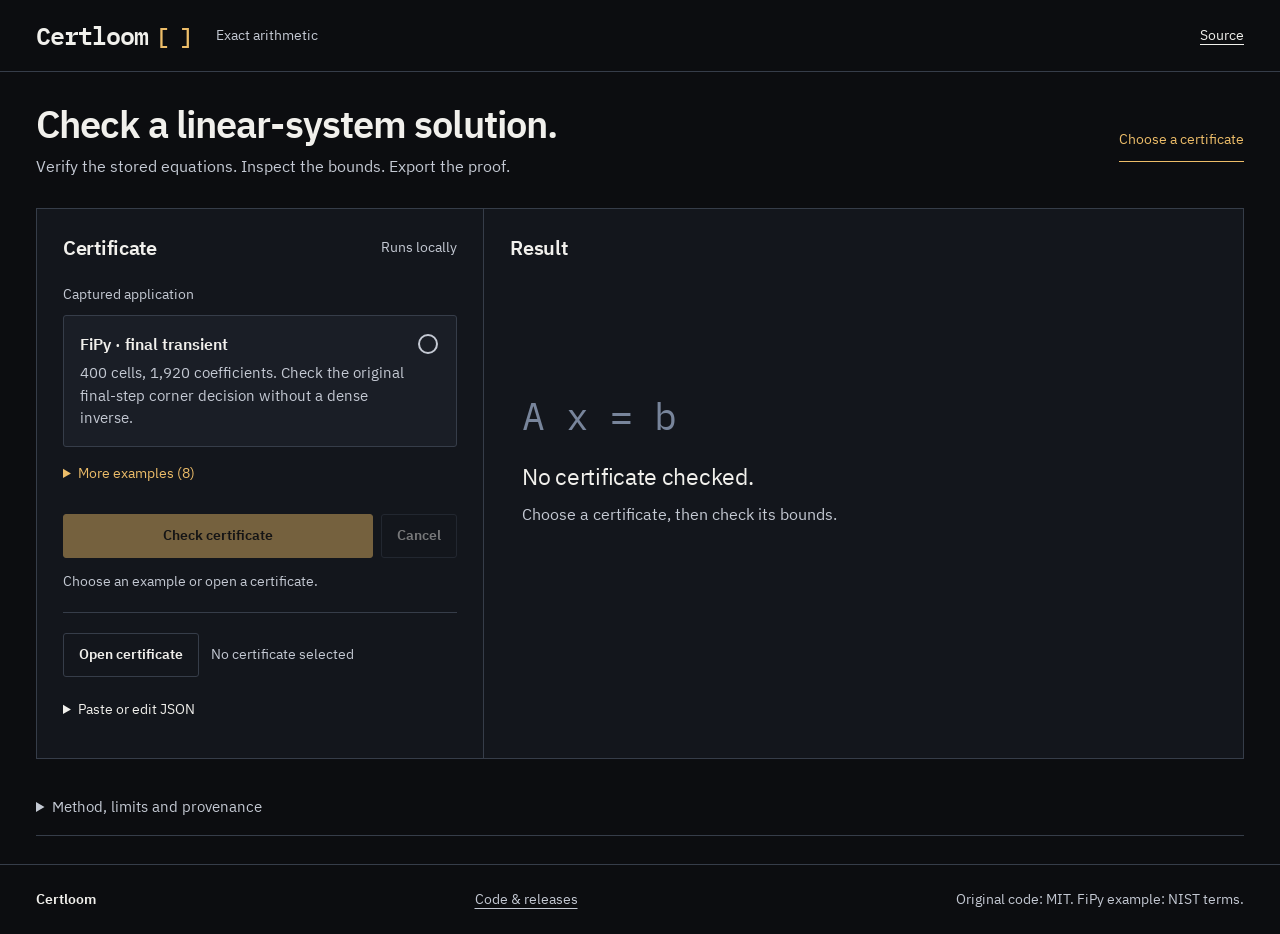
<file: index.html>
<!doctype html>
<html lang="en">
  <head>
    <meta charset="utf-8" />
    <meta name="viewport" content="width=device-width, initial-scale=1" />
    <meta
      http-equiv="Content-Security-Policy"
      content="default-src 'self'; script-src 'self'; style-src 'self'; worker-src 'self'; connect-src 'self'; img-src 'self' data:; object-src 'none'; base-uri 'self'; form-action 'none'"
    />
    <meta
      name="description"
      content="Check a numerical answer with exact arithmetic. Inspect rigorous solution bounds and export a portable, independently runnable certificate."
    />
    <title>Certloom · Check the answer</title>
    <link rel="stylesheet" href="./style.css" />
    <script type="module" src="./app.mjs"></script>
  </head>
  <body>
    <a class="skip" href="#workbench">Skip to workbench</a>
    <header class="masthead">
      <a class="wordmark" href="./"
        >Certloom<span class="mark" aria-hidden="true">[ ]</span></a
      ><span class="edition">Exact arithmetic</span
      ><a href="https://github.com/nazeeh111/Certloom">Source</a>
    </header>
    <main>
      <section class="intro" aria-labelledby="title">
        <div>
          <h1 id="title">Check a linear-system solution.</h1>
          <p class="lede">
            Verify the stored equations. Inspect the bounds. Export the proof.
          </p>
          <a class="start-link" href="#workbench">Choose a certificate</a>
        </div>

      </section>
      <section
        id="workbench"
        tabindex="-1"
        class="workbench"
        aria-label="Certificate workbench"
      >
        <div class="input-panel">
          <div class="section-head">
            <h2>Certificate</h2>
            <span class="local-tag">Runs locally</span>
          </div>
          <div id="examples" class="example-picker" role="group" aria-label="Prepared examples">
            <p class="muted">Loading examples…</p>
          </div>
          <div class="run-actions">
            <button id="verify" class="button primary" type="button" disabled>
              Check certificate</button
            ><button
              id="cancel"
              class="button secondary"
              type="button"
              disabled
            >
              Cancel
            </button>
          </div>
          <p id="activity" role="status" aria-live="polite" class="activity">
            Choose an example or open a certificate.
          </p>
          <a id="inspect-result" class="result-jump" href="#result-title" hidden>Inspect the result</a>
          <p id="error" role="alert" class="error" hidden></p>
          <div class="input-actions">
            <label class="button secondary upload" for="certificate-file"
              >Open certificate<input
                id="certificate-file"
                type="file"
                accept=".json,application/json" /></label
            ><span id="file-name" class="filename"
              >No certificate selected</span
            >
          </div>
          <details class="source-input">
            <summary>Paste or edit JSON</summary>
            <label for="certificate-text" class="sr-only"
              >Certificate JSON, maximum 2 MiB</label
            ><textarea
              id="certificate-text"
              spellcheck="false"
              placeholder='{"format":"certloom-linear-v1", …}'
            ></textarea>
            <p class="micro">
              Finite binary64 coefficients are canonical hexadecimal strings.
              Duplicate keys, extra fields and arbitrary expressions are
              refused. <a href="./docs/method.html">Format and limits</a>
            </p>
          </details>
        </div>
        <section class="result-panel" aria-labelledby="result-title">
          <div class="section-head">
            <h2 id="result-title" tabindex="-1">Result</h2>
          </div>
          <div id="empty" class="empty">
            <div class="empty-equation" aria-hidden="true">A x = b</div>
            <h3>No certificate checked.</h3>
            <p>Choose a certificate, then check its bounds.</p>
          </div>
          <div id="result" hidden>
            <div id="verdict" class="verdict">
              <p id="status-kicker" class="eyebrow"></p>
              <h3 id="status-title"></h3>
              <p id="status-copy"></p>
            </div>
            <section
              id="decision"
              class="decision"
              hidden
              aria-labelledby="decision-title"
            >
              <p class="eyebrow">Threshold decision</p>
              <h4 id="decision-title"></h4>
              <p id="decision-copy"></p>
              <dl class="threshold-details">
                <div>
                  <dt>Required threshold</dt>
                  <dd id="threshold"></dd>
                </div>
                <div>
                  <dt>Guaranteed lower bound</dt>
                  <dd id="decision-lower"></dd>
                </div>
                <div>
                  <dt>Guaranteed upper bound</dt>
                  <dd id="decision-upper"></dd>
                </div>
              </dl>
            </section>
            <div class="metrics">
              <div>
                <span id="metric-one-label">Contraction bound · q</span><strong id="q"></strong
                ><progress
                  id="q-meter"
                  max="1"
                  value="0"
                  aria-label="Contraction bound relative to one"
                ></progress
                ><small id="metric-one-note">Exact value must be strictly below 1</small>
              </div>
              <div>
                <span id="metric-two-label">Transformed residual · η</span><strong id="eta"></strong
                ><small>Recomputed, not trusted</small>
              </div>
              <div>
                <span id="metric-three-label">Uniform error radius · r</span
                ><strong id="radius"></strong
                ><small id="metric-three-note">Applies to every component</small>
              </div>
            </div>
            <p class="micro" id="metric-rounding">
              These decimal quantities are rounded upward. A displayed q of 1
              may conceal a smaller exact value; the exact fraction and exact
              test determine the verdict.
            </p>
            <div id="vectors" hidden>
              <div class="vector-head">
                <h4>Component bounds</h4>
                <span id="dimension" class="mono"></span>
              </div>
              <p class="micro">
                Decimal bounds are rounded outward at 18 places. Expand a row
                for its authoritative exact fractions. Candidate decimals are
                for orientation.
              </p>
              <div class="component-navigation" role="group" aria-label="Component pages">
                <span id="component-page" class="mono" role="status"></span>
                <button type="button" id="previous-components" class="button secondary">Previous 50</button>
                <button type="button" id="next-components" class="button secondary">Next 50</button>
                <label for="component-index">Index</label>
                <input id="component-index" type="number" min="0" step="1" required aria-label="Component index" />
                <button type="button" id="show-component" class="button secondary">Show</button>
              </div>
              <section class="component-inspector" aria-labelledby="selected-component-title">
                <p class="eyebrow">Selected component</p>
                <h5 id="selected-component-title"></h5>
                <dl class="component-values">
                  <div><dt>Candidate x · orientation only</dt><dd id="selected-candidate"></dd></div>
                  <div><dt>Guaranteed lower bound</dt><dd id="selected-lower"></dd></div>
                  <div><dt>Guaranteed upper bound</dt><dd id="selected-upper"></dd></div>
                </dl>
                <details class="selected-exact">
                  <summary>Exact fractions for this component</summary>
                  <pre id="selected-exact"></pre>
                </details>
                <p id="component-selection-status" class="sr-only" role="status" aria-live="polite" aria-atomic="true"></p>
              </section>
              <p id="bounds-scroll-hint" class="scroll-hint">Scroll sideways to see all bounds.</p>
              <div
                class="table-scroll"
                tabindex="0"
                role="region"
                aria-label="Solution component bounds"
                aria-describedby="bounds-scroll-hint"
              >
                <table>
                  <thead>
                    <tr>
                      <th scope="col">Index</th>
                      <th scope="col">Candidate x</th>
                      <th scope="col">Lower bound</th>
                      <th scope="col">Upper bound</th>
                    </tr>
                  </thead>
                  <tbody id="vector-body"></tbody>
                </table>
              </div>
            </div>
            <details class="exact-evidence">
              <summary>Inspect exact proof quantities</summary>
              <pre id="exact"></pre>
            </details>
            <div class="export-area">
              <div>
                <h4>Portable proof</h4>
                <p class="micro">
                  Input, receipt, checksums and a standalone Python checker. For an untrusted ZIP, verify with a separately installed Certloom.
                </p>
                <code class="checker-command">certloom verify-bundle certloom-proof.zip</code>
                <p class="micro">Checksums check consistency, not authorship. The check covers stored equations, not physical-model accuracy.</p>
              </div>
              <div class="export-buttons">
                <button
                  id="download-bundle"
                  type="button"
                  class="button primary"
                  disabled
                >
                  Download proof .zip</button
                ><button
                  id="download-receipt"
                  type="button"
                  class="button secondary"
                  disabled
                >
                  Verification .json
                </button>
              </div>
            </div>
            <details class="source-identity">
              <summary>Input identity and verification scope</summary>
              <dl>
                <dt>Certificate SHA-256</dt>
                <dd id="certificate-hash" class="mono"></dd>
                <dt>Meaning</dt>
                <dd>A byte identity, not proof of origin or authenticity.</dd>
                <dt>Checked claim</dt>
                <dd>
                  The exact stored binary64 linear equations, interpreted as
                  rational numbers. This does not certify measurement quality,
                  physical assumptions, an external solver or hardware.
                </dd>
              </dl>
            </details>
          </div>
        </section>
      </section>
      <section class="scope" aria-label="Method and limits">
        <details class="scope-disclosure">
          <summary>Method, limits and provenance</summary>
          <div class="scope-content">
        <aside class="principle" aria-label="Verification principle">
          <p class="reference-label">Reference case: 400 cells</p>
          <div class="equation">A x<span class="star">*</span> = b</div>
          <div class="equation small">
            |xᵢ − xᵢ<span class="star">*</span>| ≤ wᵢ τ
          </div>
          <p>
            The captured NIST FiPy system has 1,920 stored coefficients. Positive weighted gaps and exact residuals establish its enclosure without a dense inverse.
          </p>
          <a href="./docs/method.html">Read the mathematical scope</a>
        </aside>

        <div>
          <h2>Method &amp; limits</h2>
          <p>
            Sparse certificates use positive weights and strict weighted diagonal dominance. Dense certificates use an approximate inverse and a contraction bound. Both recompute their premises and residuals with exact integers and fractions. A failed premise refuses the enclosure; an inconclusive interval leaves the threshold undecidable.
          </p>
          <p>
            Sparse: up to 4,096 unknowns and 32,768 nonzeros. Dense: up to 128 unknowns. Certificates up to 2 MiB. No
            uploaded code is executed. A 20-second deadline and Cancel stop only
            this computation. Serve the source bundle over HTTP; module workers
            do not run from a file:// page.
          </p>
          <a href="./docs/method.html"
            >Mathematical foundations</a
          >
        </div>
          </div>
        </details>
      </section>
    </main>
    <footer>
      <span>Certloom</span
      ><a href="https://github.com/nazeeh111/Certloom">Code &amp; releases</a
      ><span>Original code: MIT. FiPy example: NIST terms.</span>
    </footer>
  </body>
</html>
</file>
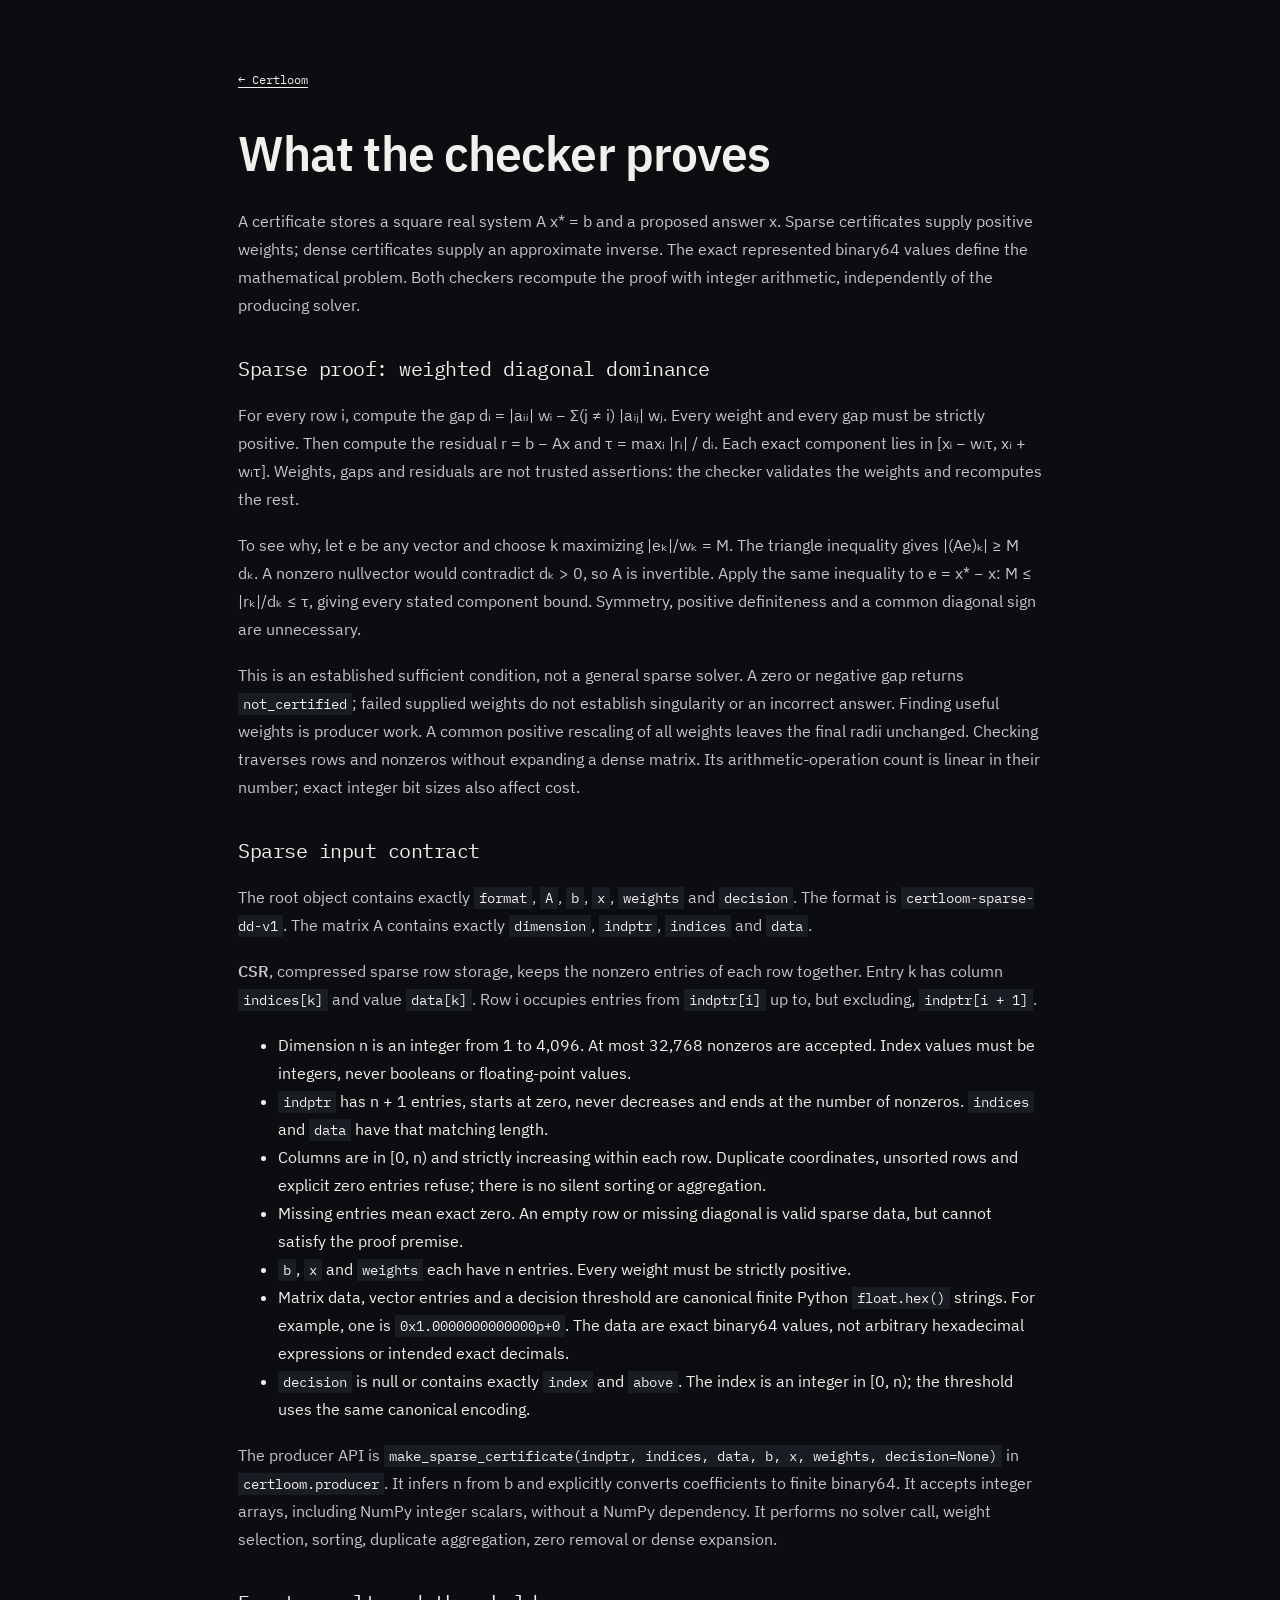
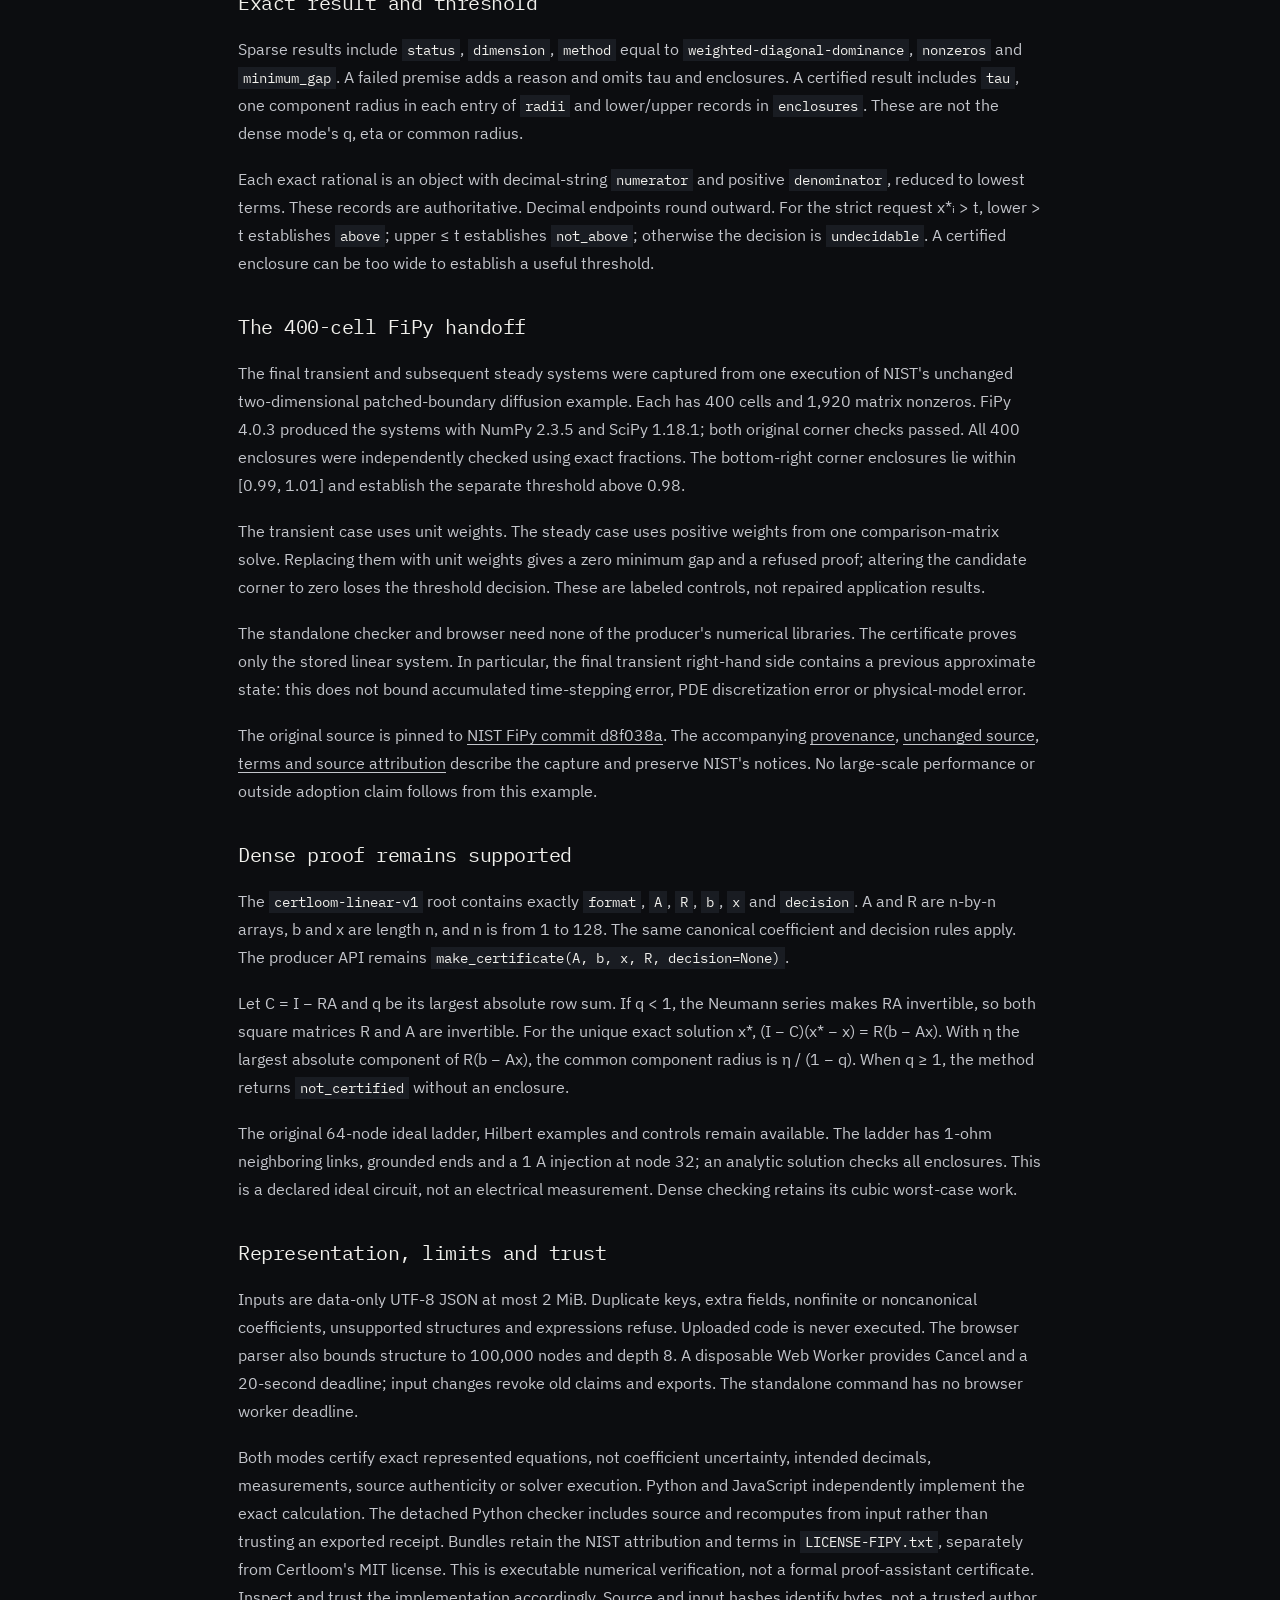
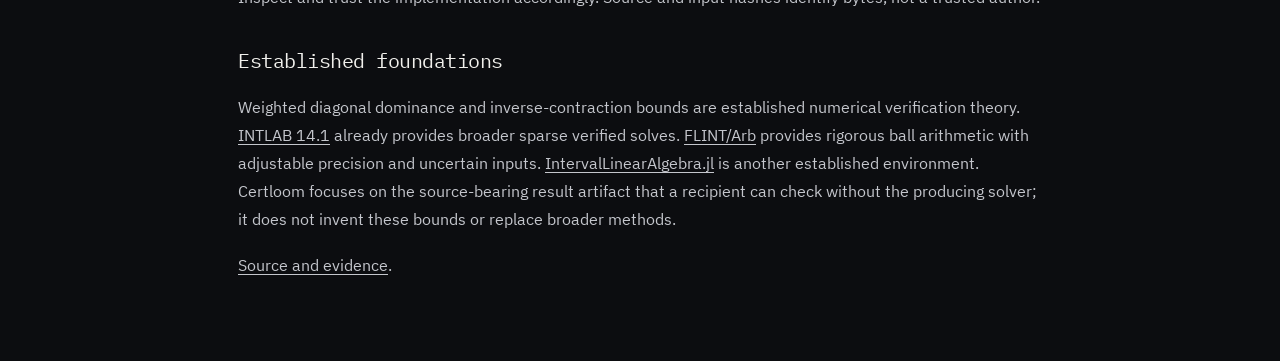
<file: docs/method.html>
<!doctype html>
<html lang="en">
<head>
  <meta charset="utf-8">
  <meta name="viewport" content="width=device-width,initial-scale=1">
  <meta http-equiv="Content-Security-Policy" content="default-src 'self'; object-src 'none'; base-uri 'self'">
  <title>Certloom · What the checker proves</title>
  <link rel="stylesheet" href="../style.css">
  <link rel="stylesheet" href="./method.css">
</head>
<body>
<main class="method-page">
  <a href="../index.html">← Certloom</a>
  <h1>What the checker proves</h1>
  <p>A certificate stores a square real system A x* = b and a proposed answer x. Sparse certificates supply positive weights; dense certificates supply an approximate inverse. The exact represented binary64 values define the mathematical problem. Both checkers recompute the proof with integer arithmetic, independently of the producing solver.</p>

  <h2>Sparse proof: weighted diagonal dominance</h2>
  <p>For every row i, compute the gap dᵢ = |aᵢᵢ| wᵢ − Σ(j ≠ i) |aᵢⱼ| wⱼ. Every weight and every gap must be strictly positive. Then compute the residual r = b − Ax and τ = maxᵢ |rᵢ| / dᵢ. Each exact component lies in [xᵢ − wᵢτ, xᵢ + wᵢτ]. Weights, gaps and residuals are not trusted assertions: the checker validates the weights and recomputes the rest.</p>
  <p>To see why, let e be any vector and choose k maximizing |eₖ|/wₖ = M. The triangle inequality gives |(Ae)ₖ| ≥ M dₖ. A nonzero nullvector would contradict dₖ &gt; 0, so A is invertible. Apply the same inequality to e = x* − x: M ≤ |rₖ|/dₖ ≤ τ, giving every stated component bound. Symmetry, positive definiteness and a common diagonal sign are unnecessary.</p>
  <p>This is an established sufficient condition, not a general sparse solver. A zero or negative gap returns <code>not_certified</code>; failed supplied weights do not establish singularity or an incorrect answer. Finding useful weights is producer work. A common positive rescaling of all weights leaves the final radii unchanged. Checking traverses rows and nonzeros without expanding a dense matrix. Its arithmetic-operation count is linear in their number; exact integer bit sizes also affect cost.</p>

  <h2>Sparse input contract</h2>
  <p>The root object contains exactly <code>format</code>, <code>A</code>, <code>b</code>, <code>x</code>, <code>weights</code> and <code>decision</code>. The format is <code>certloom-sparse-dd-v1</code>. The matrix A contains exactly <code>dimension</code>, <code>indptr</code>, <code>indices</code> and <code>data</code>.</p>
  <p><strong>CSR</strong>, compressed sparse row storage, keeps the nonzero entries of each row together. Entry k has column <code>indices[k]</code> and value <code>data[k]</code>. Row i occupies entries from <code>indptr[i]</code> up to, but excluding, <code>indptr[i + 1]</code>.</p>
  <ul>
    <li>Dimension n is an integer from 1 to 4,096. At most 32,768 nonzeros are accepted. Index values must be integers, never booleans or floating-point values.</li>
    <li><code>indptr</code> has n + 1 entries, starts at zero, never decreases and ends at the number of nonzeros. <code>indices</code> and <code>data</code> have that matching length.</li>
    <li>Columns are in [0, n) and strictly increasing within each row. Duplicate coordinates, unsorted rows and explicit zero entries refuse; there is no silent sorting or aggregation.</li>
    <li>Missing entries mean exact zero. An empty row or missing diagonal is valid sparse data, but cannot satisfy the proof premise.</li>
    <li><code>b</code>, <code>x</code> and <code>weights</code> each have n entries. Every weight must be strictly positive.</li>
    <li>Matrix data, vector entries and a decision threshold are canonical finite Python <code>float.hex()</code> strings. For example, one is <code>0x1.0000000000000p+0</code>. The data are exact binary64 values, not arbitrary hexadecimal expressions or intended exact decimals.</li>
    <li><code>decision</code> is null or contains exactly <code>index</code> and <code>above</code>. The index is an integer in [0, n); the threshold uses the same canonical encoding.</li>
  </ul>
  <p>The producer API is <code>make_sparse_certificate(indptr, indices, data, b, x, weights, decision=None)</code> in <code>certloom.producer</code>. It infers n from b and explicitly converts coefficients to finite binary64. It accepts integer arrays, including NumPy integer scalars, without a NumPy dependency. It performs no solver call, weight selection, sorting, duplicate aggregation, zero removal or dense expansion.</p>

  <h2>Exact result and threshold</h2>
  <p>Sparse results include <code>status</code>, <code>dimension</code>, <code>method</code> equal to <code>weighted-diagonal-dominance</code>, <code>nonzeros</code> and <code>minimum_gap</code>. A failed premise adds a reason and omits tau and enclosures. A certified result includes <code>tau</code>, one component radius in each entry of <code>radii</code> and lower/upper records in <code>enclosures</code>. These are not the dense mode's q, eta or common radius.</p>
  <p>Each exact rational is an object with decimal-string <code>numerator</code> and positive <code>denominator</code>, reduced to lowest terms. These records are authoritative. Decimal endpoints round outward. For the strict request x*ᵢ &gt; t, lower &gt; t establishes <code>above</code>; upper ≤ t establishes <code>not_above</code>; otherwise the decision is <code>undecidable</code>. A certified enclosure can be too wide to establish a useful threshold.</p>

  <h2>The 400-cell FiPy handoff</h2>
  <p>The final transient and subsequent steady systems were captured from one execution of NIST's unchanged two-dimensional patched-boundary diffusion example. Each has 400 cells and 1,920 matrix nonzeros. FiPy 4.0.3 produced the systems with NumPy 2.3.5 and SciPy 1.18.1; both original corner checks passed. All 400 enclosures were independently checked using exact fractions. The bottom-right corner enclosures lie within [0.99, 1.01] and establish the separate threshold above 0.98.</p>
  <p>The transient case uses unit weights. The steady case uses positive weights from one comparison-matrix solve. Replacing them with unit weights gives a zero minimum gap and a refused proof; altering the candidate corner to zero loses the threshold decision. These are labeled controls, not repaired application results.</p>
  <p>The standalone checker and browser need none of the producer's numerical libraries. The certificate proves only the stored linear system. In particular, the final transient right-hand side contains a previous approximate state: this does not bound accumulated time-stepping error, PDE discretization error or physical-model error.</p>
  <p>The original source is pinned to <a href="https://github.com/usnistgov/fipy/blob/d8f038a0663d7b2b1c716761ae2eed0e57e1c7c2/examples/diffusion/mesh20x20.py">NIST FiPy commit d8f038a</a>. The accompanying <a href="../examples/fipy-provenance.json">provenance</a>, <a href="../examples/fipy-mesh20x20.py">unchanged source</a>, <a href="../examples/FIPY-TERMS.txt">terms and source attribution</a> describe the capture and preserve NIST's notices. No large-scale performance or outside adoption claim follows from this example.</p>

  <h2>Dense proof remains supported</h2>
  <p>The <code>certloom-linear-v1</code> root contains exactly <code>format</code>, <code>A</code>, <code>R</code>, <code>b</code>, <code>x</code> and <code>decision</code>. A and R are n-by-n arrays, b and x are length n, and n is from 1 to 128. The same canonical coefficient and decision rules apply. The producer API remains <code>make_certificate(A, b, x, R, decision=None)</code>.</p>
  <p>Let C = I − RA and q be its largest absolute row sum. If q &lt; 1, the Neumann series makes RA invertible, so both square matrices R and A are invertible. For the unique exact solution x*, (I − C)(x* − x) = R(b − Ax). With η the largest absolute component of R(b − Ax), the common component radius is η / (1 − q). When q ≥ 1, the method returns <code>not_certified</code> without an enclosure.</p>
  <p>The original 64-node ideal ladder, Hilbert examples and controls remain available. The ladder has 1-ohm neighboring links, grounded ends and a 1 A injection at node 32; an analytic solution checks all enclosures. This is a declared ideal circuit, not an electrical measurement. Dense checking retains its cubic worst-case work.</p>

  <h2>Representation, limits and trust</h2>
  <p>Inputs are data-only UTF-8 JSON at most 2 MiB. Duplicate keys, extra fields, nonfinite or noncanonical coefficients, unsupported structures and expressions refuse. Uploaded code is never executed. The browser parser also bounds structure to 100,000 nodes and depth 8. A disposable Web Worker provides Cancel and a 20-second deadline; input changes revoke old claims and exports. The standalone command has no browser worker deadline.</p>
  <p>Both modes certify exact represented equations, not coefficient uncertainty, intended decimals, measurements, source authenticity or solver execution. Python and JavaScript independently implement the exact calculation. The detached Python checker includes source and recomputes from input rather than trusting an exported receipt. Bundles retain the NIST attribution and terms in <code>LICENSE-FIPY.txt</code>, separately from Certloom's MIT license. This is executable numerical verification, not a formal proof-assistant certificate. Inspect and trust the implementation accordingly. Source and input hashes identify bytes, not a trusted author.</p>

  <h2>Established foundations</h2>
  <p>Weighted diagonal dominance and inverse-contraction bounds are established numerical verification theory. <a href="https://www.tuhh.de/ti3/rump/intlab/">INTLAB 14.1</a> already provides broader sparse verified solves. <a href="https://flintlib.org/doc/index_arb.html">FLINT/Arb</a> provides rigorous ball arithmetic with adjustable precision and uncertain inputs. <a href="https://juliaintervals.github.io/IntervalLinearAlgebra.jl/stable/tutorials/linear_systems/">IntervalLinearAlgebra.jl</a> is another established environment. Certloom focuses on the source-bearing result artifact that a recipient can check without the producing solver; it does not invent these bounds or replace broader methods.</p>
  <p><a href="https://github.com/nazeeh111/Certloom">Source and evidence</a>.</p>
</main>
</body>
</html>
</file>
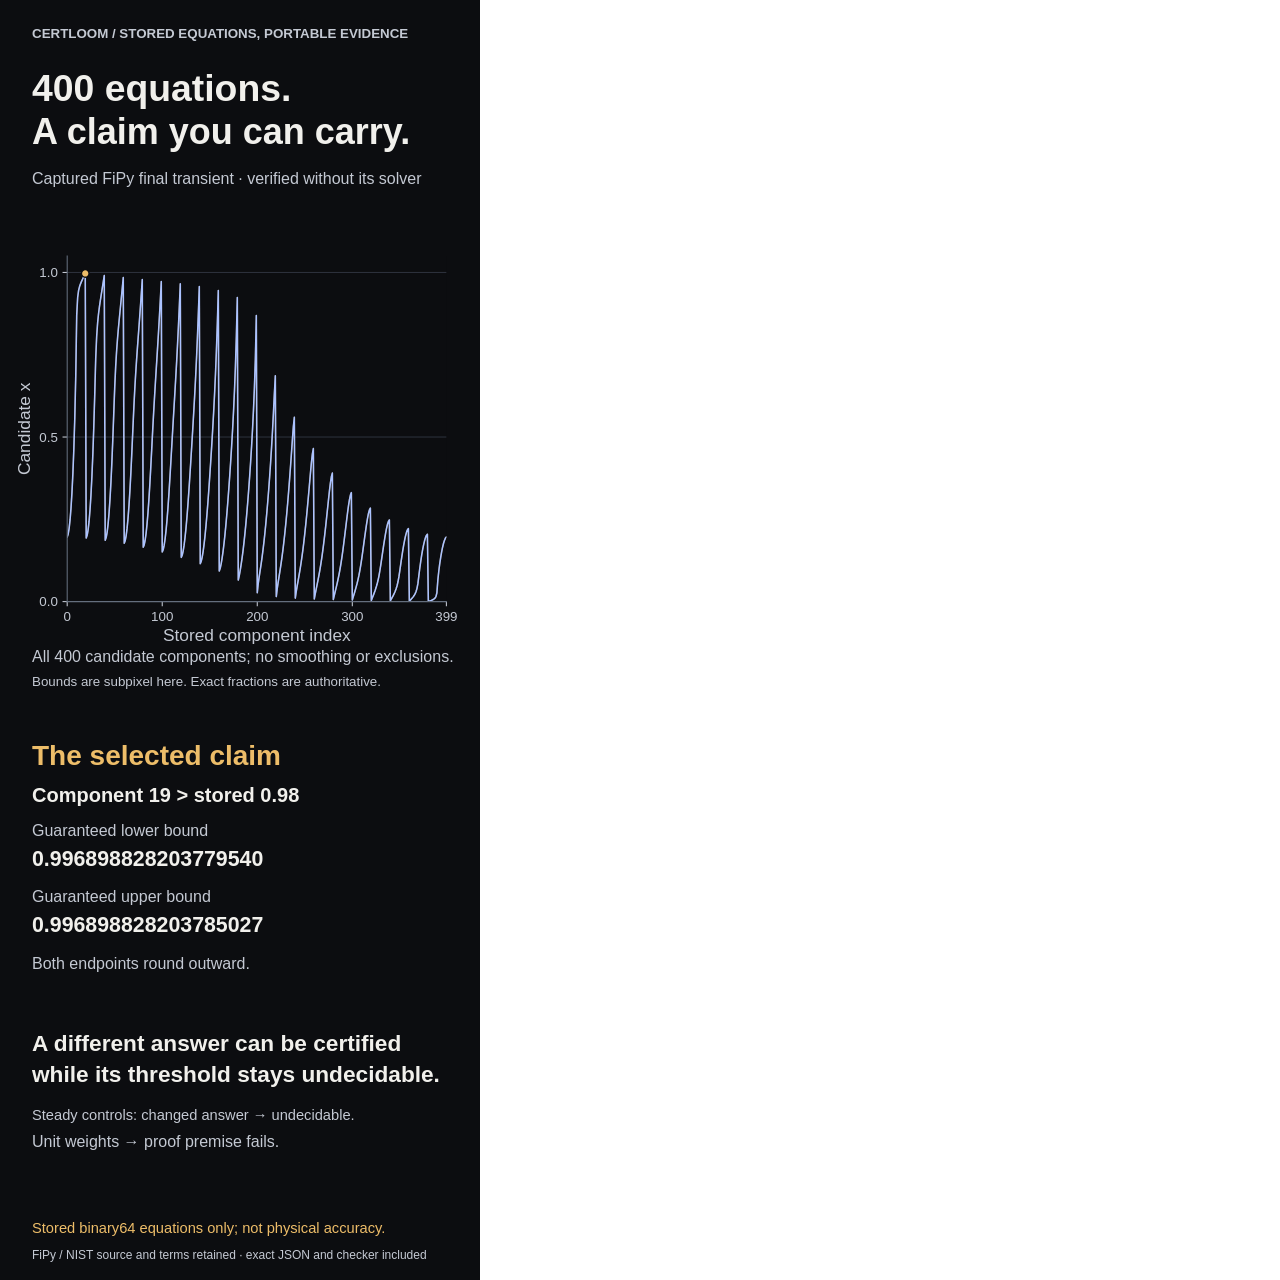
<file: docs/presentation/proof-mobile.html>
<!doctype html><html lang="en"><meta charset="utf-8"><meta name="viewport" content="width=device-width,initial-scale=1"><title>Certloom proof handoff</title><style>body{margin:0}.diagram-container{overflow-x:auto}svg{display:block;min-width:480px}</style><div class="diagram-container"><svg xmlns="http://www.w3.org/2000/svg" xmlns:dc="http://purl.org/dc/elements/1.1/" xmlns:ns2="http://creativecommons.org/ns#" xmlns:rdf="http://www.w3.org/1999/02/22-rdf-syntax-ns#" xmlns:xlink="http://www.w3.org/1999/xlink" width="480" height="1280" viewBox="0 0 360 960" version="1.1" role="img" aria-labelledby="proof-mobile-title proof-mobile-desc">
 <title id="proof-mobile-title">Certloom: stored equations and a portable claim</title><desc id="proof-mobile-desc">All400 candidate components of a captured FiPy result with subpixel certified bounds and a separate strict threshold decision for component19.</desc><metadata>
  <rdf:RDF>
   <ns2:Work>
    <dc:type rdf:resource="http://purl.org/dc/dcmitype/StillImage" />
    <dc:format>image/svg+xml</dc:format>
    <dc:creator>
     <ns2:Agent>
      <dc:title>Matplotlib v3.11.2, https://matplotlib.org/</dc:title>
     </ns2:Agent>
    </dc:creator>
   </ns2:Work>
  </rdf:RDF>
 </metadata>
 <defs>
  <style type="text/css">*{stroke-linejoin: round; stroke-linecap: butt}</style>
 </defs>
 <g id="figure_1">
  <g id="patch_1">
   <path d="M 0 960  L 360 960  L 360 0  L 0 0  z " style="fill: #0c0d10" />
  </g>
  <g id="axes_1">
   <g id="patch_2">
    <path d="M 50.4 451.2  L 334.8 451.2  L 334.8 192  L 50.4 192  z " style="fill: #0c0d10" />
   </g>
   <g id="matplotlib.axis_1">
    <g id="xtick_1">
     <g id="line2d_1">
      <defs>
       <path id="m1fbe4233db" d="M 0 0  L 0 3.5  " style="stroke: #c4c9d3; stroke-width: 0.8" />
      </defs>
      <g>
       <use xlink:href="#m1fbe4233db" x="50.4" y="451.2" style="fill: #c4c9d3; stroke: #c4c9d3; stroke-width: 0.8" />
      </g>
     </g>
     <g id="text_1">
      <text style="font-size: 10px; font-family: 'Arial'; text-anchor: middle; fill: #c4c9d3" x="50.4" y="465.480273" transform="rotate(-0 50.4 465.480273)">0</text>
     </g>
    </g>
    <g id="xtick_2">
     <g id="line2d_2">
      <g>
       <use xlink:href="#m1fbe4233db" x="121.678195" y="451.2" style="fill: #c4c9d3; stroke: #c4c9d3; stroke-width: 0.8" />
      </g>
     </g>
     <g id="text_2">
      <text style="font-size: 10px; font-family: 'Arial'; text-anchor: middle; fill: #c4c9d3" x="121.678195" y="465.480273" transform="rotate(-0 121.678195 465.480273)">100</text>
     </g>
    </g>
    <g id="xtick_3">
     <g id="line2d_3">
      <g>
       <use xlink:href="#m1fbe4233db" x="192.956391" y="451.2" style="fill: #c4c9d3; stroke: #c4c9d3; stroke-width: 0.8" />
      </g>
     </g>
     <g id="text_3">
      <text style="font-size: 10px; font-family: 'Arial'; text-anchor: middle; fill: #c4c9d3" x="192.956391" y="465.480273" transform="rotate(-0 192.956391 465.480273)">200</text>
     </g>
    </g>
    <g id="xtick_4">
     <g id="line2d_4">
      <g>
       <use xlink:href="#m1fbe4233db" x="264.234586" y="451.2" style="fill: #c4c9d3; stroke: #c4c9d3; stroke-width: 0.8" />
      </g>
     </g>
     <g id="text_4">
      <text style="font-size: 10px; font-family: 'Arial'; text-anchor: middle; fill: #c4c9d3" x="264.234586" y="465.480273" transform="rotate(-0 264.234586 465.480273)">300</text>
     </g>
    </g>
    <g id="xtick_5">
     <g id="line2d_5">
      <g>
       <use xlink:href="#m1fbe4233db" x="334.8" y="451.2" style="fill: #c4c9d3; stroke: #c4c9d3; stroke-width: 0.8" />
      </g>
     </g>
     <g id="text_5">
      <text style="font-size: 10px; font-family: 'Arial'; text-anchor: middle; fill: #c4c9d3" x="334.8" y="465.480273" transform="rotate(-0 334.8 465.480273)">399</text>
     </g>
    </g>
    <g id="text_6">
     <text style="font-size: 13px; font-family: 'Arial'; text-anchor: middle; fill: #c4c9d3" x="192.6" y="481.049121" transform="rotate(-0 192.6 481.049121)">Stored component index</text>
    </g>
   </g>
   <g id="matplotlib.axis_2">
    <g id="ytick_1">
     <g id="line2d_6">
      <path d="M 50.4 451.2  L 334.8 451.2  " clip-path="url(#p9704b6b008)" style="fill: none; stroke: #363d49; stroke-width: 0.6; stroke-linecap: square" />
     </g>
     <g id="line2d_7">
      <defs>
       <path id="m5d2ae35154" d="M 0 0  L -3.5 0  " style="stroke: #c4c9d3; stroke-width: 0.8" />
      </defs>
      <g>
       <use xlink:href="#m5d2ae35154" x="50.4" y="451.2" style="fill: #c4c9d3; stroke: #c4c9d3; stroke-width: 0.8" />
      </g>
     </g>
     <g id="text_7">
      <text style="font-size: 10px; font-family: 'Arial'; text-anchor: end; fill: #c4c9d3" x="43.4" y="454.840137" transform="rotate(-0 43.4 454.840137)">0.0</text>
     </g>
    </g>
    <g id="ytick_2">
     <g id="line2d_8">
      <path d="M 50.4 327.771429  L 334.8 327.771429  " clip-path="url(#p9704b6b008)" style="fill: none; stroke: #363d49; stroke-width: 0.6; stroke-linecap: square" />
     </g>
     <g id="line2d_9">
      <g>
       <use xlink:href="#m5d2ae35154" x="50.4" y="327.771429" style="fill: #c4c9d3; stroke: #c4c9d3; stroke-width: 0.8" />
      </g>
     </g>
     <g id="text_8">
      <text style="font-size: 10px; font-family: 'Arial'; text-anchor: end; fill: #c4c9d3" x="43.4" y="331.411565" transform="rotate(-0 43.4 331.411565)">0.5</text>
     </g>
    </g>
    <g id="ytick_3">
     <g id="line2d_10">
      <path d="M 50.4 204.342857  L 334.8 204.342857  " clip-path="url(#p9704b6b008)" style="fill: none; stroke: #363d49; stroke-width: 0.6; stroke-linecap: square" />
     </g>
     <g id="line2d_11">
      <g>
       <use xlink:href="#m5d2ae35154" x="50.4" y="204.342857" style="fill: #c4c9d3; stroke: #c4c9d3; stroke-width: 0.8" />
      </g>
     </g>
     <g id="text_9">
      <text style="font-size: 10px; font-family: 'Arial'; text-anchor: end; fill: #c4c9d3" x="43.4" y="207.982994" transform="rotate(-0 43.4 207.982994)">1.0</text>
     </g>
    </g>
    <g id="text_10">
     <text style="font-size: 13px; font-family: 'Arial'; text-anchor: middle; fill: #c4c9d3" x="22.76416" y="321.6" transform="rotate(-90 22.76416 321.6)">Candidate x</text>
    </g>
   </g>
   <g id="FillBetweenPolyCollection_1">
    <defs>
     <path id="mb4297a4768" d="M 50.4 -557.2315  L 50.4 -557.2315  L 51.112782 -559.326305  L 51.825564 -563.56398  L 52.538346 -570.046254  L 53.251128 -578.941758  L 53.96391 -590.512934  L 54.676692 -605.171761  L 55.389474 -623.603296  L 56.102256 -647.065358  L 56.815038 -678.196183  L 57.52782 -723.450148  L 58.240602 -736.869361  L 58.953383 -742.179658  L 59.666165 -745.064445  L 60.378947 -747.091505  L 61.091729 -748.779696  L 61.804511 -750.335353  L 62.517293 -751.850767  L 63.230075 -753.365863  L 63.942857 -754.891596  L 64.655639 -556.422636  L 65.368421 -558.470424  L 66.081203 -562.606537  L 66.793985 -568.915643  L 67.506767 -577.53388  L 68.219549 -588.660629  L 68.932331 -602.575075  L 69.645113 -619.650675  L 70.357895 -640.320619  L 71.070677 -664.75834  L 71.783459 -691.169281  L 72.496241 -707.589885  L 73.209023 -717.79517  L 73.921805 -724.858816  L 74.634586 -730.403682  L 75.347368 -735.245369  L 76.06015 -739.802689  L 76.772932 -744.290255  L 77.485714 -748.804474  L 78.198496 -753.365863  L 78.911278 -554.839258  L 79.62406 -556.801378  L 80.336842 -560.753139  L 81.049624 -566.751151  L 81.762406 -574.882001  L 82.475188 -585.258756  L 83.18797 -598.005453  L 83.900752 -613.209657  L 84.613534 -630.790459  L 85.326316 -650.159157  L 86.039098 -669.487677  L 86.75188 -685.010677  L 87.464662 -696.961296  L 88.177444 -706.526411  L 88.890226 -714.726129  L 89.603008 -722.255166  L 90.315789 -729.548858  L 91.028571 -736.856944  L 91.741353 -744.290255  L 92.454135 -751.850767  L 93.166917 -552.54116  L 93.879699 -554.393579  L 94.592481 -558.10954  L 95.305263 -563.713223  L 96.018045 -571.240328  L 96.730827 -580.727292  L 97.443609 -592.184154  L 98.156391 -605.538678  L 98.869173 -620.531306  L 99.581955 -636.544622  L 100.294737 -652.429769  L 101.007519 -666.718471  L 101.720301 -679.145509  L 102.433083 -690.121082  L 103.145865 -700.212024  L 103.858647 -709.920077  L 104.571429 -719.619986  L 105.284211 -729.548858  L 105.996992 -739.802689  L 106.709774 -750.335353  L 107.422556 -549.597901  L 108.135338 -551.335311  L 108.84812 -554.801088  L 109.560902 -559.985142  L 110.273684 -566.878587  L 110.986466 -575.463254  L 111.699248 -585.68598  L 112.41203 -597.415535  L 113.124812 -610.38224  L 113.837594 -624.115671  L 114.550376 -637.94233  L 115.263158 -651.1808  L 115.97594 -663.596994  L 116.688722 -675.33903  L 117.401504 -686.736757  L 118.114286 -698.156391  L 118.827068 -709.920077  L 119.53985 -722.255166  L 120.252632 -735.245369  L 120.965414 -748.779696  L 121.678195 -546.068559  L 122.390977 -547.708869  L 123.103759 -550.950243  L 123.816541 -555.74252  L 124.529323 -562.038324  L 125.242105 -569.785905  L 125.954887 -578.907552  L 126.667669 -589.269919  L 127.380451 -600.653678  L 128.093233 -612.738403  L 128.806015 -625.134135  L 129.518797 -637.495242  L 130.231579 -649.684506  L 130.944361 -661.785952  L 131.657143 -674.034121  L 132.369925 -686.736757  L 133.082707 -700.212024  L 133.795489 -714.726129  L 134.508271 -730.403682  L 135.221053 -747.091505  L 135.933835 -541.976455  L 136.646617 -543.571796  L 137.359398 -546.661967  L 138.07218 -551.138802  L 138.784962 -556.91893  L 139.497744 -563.934024  L 140.210526 -572.10741  L 140.923308 -581.330678  L 141.63609 -591.447825  L 142.348872 -602.256102  L 143.061654 -613.535627  L 143.774436 -625.113003  L 144.487218 -636.934159  L 145.2 -649.08735  L 145.912782 -661.785952  L 146.625564 -675.33903  L 147.338346 -690.121082  L 148.051128 -706.526411  L 148.76391 -724.858816  L 149.476692 -745.064445  L 150.189474 -537.272049  L 150.902256 -538.941535  L 151.615038 -542.021249  L 152.32782 -546.306751  L 153.040602 -551.683028  L 153.753383 -558.083966  L 154.466165 -565.453437  L 155.178947 -573.720642  L 155.891729 -582.789607  L 156.604511 -592.543897  L 157.317293 -602.868803  L 158.030075 -613.688972  L 158.742857 -625.008458  L 159.455639 -636.934159  L 160.168421 -649.684506  L 160.881203 -663.596994  L 161.593985 -679.145509  L 162.306767 -696.961296  L 163.019549 -717.79517  L 163.732331 -742.179658  L 164.445113 -531.761462  L 165.157895 -533.792321  L 165.870677 -537.112055  L 166.583459 -541.376353  L 167.296241 -546.47277  L 168.009023 -552.371855  L 168.721805 -559.059245  L 169.434586 -566.509383  L 170.147368 -574.679107  L 170.86015 -583.513836  L 171.572932 -592.964244  L 172.285714 -603.010621  L 172.998496 -613.688972  L 173.711278 -625.113003  L 174.42406 -637.495242  L 175.136842 -651.1808  L 175.849624 -666.718471  L 176.562406 -685.010677  L 177.275188 -707.589885  L 177.98797 -736.869361  L 178.700752 -524.930255  L 179.413534 -528.110805  L 180.126316 -532.081582  L 180.839098 -536.510349  L 181.55188 -541.429754  L 182.264662 -546.911533  L 182.977444 -553.006986  L 183.690226 -559.740009  L 184.403008 -567.111841  L 185.115789 -575.110744  L 185.828571 -583.725859  L 186.541353 -592.964244  L 187.254135 -602.868803  L 187.966917 -613.535627  L 188.679699 -625.134135  L 189.392481 -637.94233  L 190.105263 -652.429769  L 190.818045 -669.487677  L 191.530827 -691.169281  L 192.243609 -723.450148  L 192.956391 -515.425249  L 193.669173 -522.235619  L 194.381955 -527.289301  L 195.094737 -531.945257  L 195.807519 -536.705158  L 196.520301 -541.801272  L 197.233083 -547.357034  L 197.945865 -553.439952  L 198.658647 -560.084322  L 199.371429 -567.305242  L 200.084211 -575.110744  L 200.796992 -583.513836  L 201.509774 -592.543897  L 202.222556 -602.256102  L 202.935338 -612.738403  L 203.64812 -624.115671  L 204.360902 -636.544622  L 205.073684 -650.159157  L 205.786466 -664.75834  L 206.499248 -678.196183  L 207.21203 -512.571089  L 207.924812 -518.540219  L 208.637594 -523.462992  L 209.350376 -527.961756  L 210.063158 -532.432466  L 210.77594 -537.112389  L 211.488722 -542.145945  L 212.201504 -547.621623  L 212.914286 -553.591748  L 213.627068 -560.084322  L 214.33985 -567.111841  L 215.052632 -574.679107  L 215.765414 -582.789607  L 216.478195 -591.447825  L 217.190977 -600.653678  L 217.903759 -610.38224  L 218.616541 -620.531306  L 219.329323 -630.790459  L 220.042105 -640.320619  L 220.754887 -647.065358  L 221.467669 -511.412628  L 222.180451 -516.205676  L 222.893233 -520.525098  L 223.606015 -524.594977  L 224.318797 -528.647819  L 225.031579 -532.865371  L 225.744361 -537.378645  L 226.457143 -542.278063  L 227.169925 -547.621623  L 227.882707 -553.439952  L 228.595489 -559.740009  L 229.308271 -566.509383  L 230.021053 -573.720642  L 230.733835 -581.330678  L 231.446617 -589.269919  L 232.159398 -597.415535  L 232.87218 -605.538678  L 233.584962 -613.209657  L 234.297744 -619.650675  L 235.010526 -623.603296  L 235.723308 -510.773864  L 236.43609 -514.591059  L 237.148872 -518.22031  L 237.861654 -521.748604  L 238.574436 -525.309193  L 239.287218 -529.032026  L 240 -533.026805  L 240.712782 -537.378645  L 241.425564 -542.145945  L 242.138346 -547.357034  L 242.851128 -553.006986  L 243.56391 -559.059245  L 244.276692 -565.453437  L 244.989474 -572.10741  L 245.702256 -578.907552  L 246.415038 -585.68598  L 247.12782 -592.184154  L 247.840602 -598.005453  L 248.553383 -602.575075  L 249.266165 -605.171761  L 249.978947 -510.333822  L 250.691729 -513.363087  L 251.404511 -516.334909  L 252.117293 -519.297577  L 252.830075 -522.336844  L 253.542857 -525.550155  L 254.255639 -529.032026  L 254.968421 -532.865371  L 255.681203 -537.112389  L 256.393985 -541.801272  L 257.106767 -546.911533  L 257.819549 -552.371855  L 258.532331 -558.083966  L 259.245113 -563.934024  L 259.957895 -569.785905  L 260.670677 -575.463254  L 261.383459 -580.727292  L 262.096241 -585.258756  L 262.809023 -588.660629  L 263.521805 -590.512934  L 264.234586 -509.986761  L 264.947368 -512.353906  L 265.66015 -514.721421  L 266.372932 -517.128347  L 267.085714 -519.639765  L 267.798496 -522.336844  L 268.511278 -525.309193  L 269.22406 -528.647819  L 269.936842 -532.432466  L 270.649624 -536.705158  L 271.362406 -541.429754  L 272.075188 -546.47277  L 272.78797 -551.683028  L 273.500752 -556.91893  L 274.213534 -562.038324  L 274.926316 -566.878587  L 275.639098 -571.240328  L 276.35188 -574.882001  L 277.064662 -577.53388  L 277.777444 -578.941758  L 278.490226 -509.689472  L 279.203008 -511.473476  L 279.915789 -513.280853  L 280.628571 -515.147432  L 281.341353 -517.128347  L 282.054135 -519.297577  L 282.766917 -521.748604  L 283.479699 -524.594977  L 284.192481 -527.961756  L 284.905263 -531.945257  L 285.618045 -536.510349  L 286.330827 -541.376353  L 287.043609 -546.306751  L 287.756391 -551.138802  L 288.469173 -555.74252  L 289.181955 -559.985142  L 289.894737 -563.713223  L 290.607519 -566.751151  L 291.320301 -568.915643  L 292.033083 -570.046254  L 292.745865 -509.420391  L 293.458647 -510.669042  L 294.171429 -511.945558  L 294.884211 -513.280853  L 295.596992 -514.721421  L 296.309774 -516.334909  L 297.022556 -518.22031  L 297.735338 -520.525098  L 298.44812 -523.462992  L 299.160902 -527.289301  L 299.873684 -532.081582  L 300.586466 -537.112055  L 301.299248 -542.021249  L 302.01203 -546.661967  L 302.724812 -550.950243  L 303.437594 -554.801088  L 304.150376 -558.10954  L 304.863158 -560.753139  L 305.57594 -562.606537  L 306.288722 -563.56398  L 307.001504 -509.167054  L 307.714286 -509.907448  L 308.427068 -510.669042  L 309.13985 -511.473476  L 309.852632 -512.353906  L 310.565414 -513.363087  L 311.278195 -514.591059  L 311.990977 -516.205676  L 312.703759 -518.540219  L 313.416541 -522.235619  L 314.129323 -528.110805  L 314.842105 -533.792321  L 315.554887 -538.941535  L 316.267669 -543.571796  L 316.980451 -547.708869  L 317.693233 -551.335311  L 318.406015 -554.393579  L 319.118797 -556.801378  L 319.831579 -558.470424  L 320.544361 -559.326305  L 321.257143 -508.921566  L 321.969925 -509.167054  L 322.682707 -509.420391  L 323.395489 -509.689472  L 324.108271 -509.986761  L 324.821053 -510.333822  L 325.533835 -510.773864  L 326.246617 -511.412628  L 326.959398 -512.571089  L 327.67218 -515.425249  L 328.384962 -524.930255  L 329.097744 -531.761462  L 329.810526 -537.272049  L 330.523308 -541.976455  L 331.23609 -546.068559  L 331.948872 -549.597901  L 332.661654 -552.54116  L 333.374436 -554.839258  L 334.087218 -556.422636  L 334.8 -557.2315  L 334.8 -557.2315  L 334.8 -557.2315  L 334.087218 -556.422636  L 333.374436 -554.839258  L 332.661654 -552.54116  L 331.948872 -549.597901  L 331.23609 -546.068559  L 330.523308 -541.976455  L 329.810526 -537.272049  L 329.097744 -531.761462  L 328.384962 -524.930255  L 327.67218 -515.425249  L 326.959398 -512.571089  L 326.246617 -511.412628  L 325.533835 -510.773864  L 324.821053 -510.333822  L 324.108271 -509.986761  L 323.395489 -509.689472  L 322.682707 -509.420391  L 321.969925 -509.167054  L 321.257143 -508.921566  L 320.544361 -559.326305  L 319.831579 -558.470424  L 319.118797 -556.801378  L 318.406015 -554.393579  L 317.693233 -551.335311  L 316.980451 -547.708869  L 316.267669 -543.571796  L 315.554887 -538.941535  L 314.842105 -533.792321  L 314.129323 -528.110805  L 313.416541 -522.235619  L 312.703759 -518.540219  L 311.990977 -516.205676  L 311.278195 -514.591059  L 310.565414 -513.363087  L 309.852632 -512.353906  L 309.13985 -511.473476  L 308.427068 -510.669042  L 307.714286 -509.907448  L 307.001504 -509.167054  L 306.288722 -563.56398  L 305.57594 -562.606537  L 304.863158 -560.753139  L 304.150376 -558.10954  L 303.437594 -554.801088  L 302.724812 -550.950243  L 302.01203 -546.661967  L 301.299248 -542.021249  L 300.586466 -537.112055  L 299.873684 -532.081582  L 299.160902 -527.289301  L 298.44812 -523.462992  L 297.735338 -520.525098  L 297.022556 -518.22031  L 296.309774 -516.334909  L 295.596992 -514.721421  L 294.884211 -513.280853  L 294.171429 -511.945558  L 293.458647 -510.669042  L 292.745865 -509.420391  L 292.033083 -570.046254  L 291.320301 -568.915643  L 290.607519 -566.751151  L 289.894737 -563.713223  L 289.181955 -559.985142  L 288.469173 -555.74252  L 287.756391 -551.138802  L 287.043609 -546.306751  L 286.330827 -541.376353  L 285.618045 -536.510349  L 284.905263 -531.945257  L 284.192481 -527.961756  L 283.479699 -524.594977  L 282.766917 -521.748604  L 282.054135 -519.297577  L 281.341353 -517.128347  L 280.628571 -515.147432  L 279.915789 -513.280853  L 279.203008 -511.473476  L 278.490226 -509.689472  L 277.777444 -578.941758  L 277.064662 -577.53388  L 276.35188 -574.882001  L 275.639098 -571.240328  L 274.926316 -566.878587  L 274.213534 -562.038324  L 273.500752 -556.91893  L 272.78797 -551.683028  L 272.075188 -546.47277  L 271.362406 -541.429754  L 270.649624 -536.705158  L 269.936842 -532.432466  L 269.22406 -528.647819  L 268.511278 -525.309193  L 267.798496 -522.336844  L 267.085714 -519.639765  L 266.372932 -517.128347  L 265.66015 -514.721421  L 264.947368 -512.353906  L 264.234586 -509.986761  L 263.521805 -590.512934  L 262.809023 -588.660629  L 262.096241 -585.258756  L 261.383459 -580.727292  L 260.670677 -575.463254  L 259.957895 -569.785905  L 259.245113 -563.934024  L 258.532331 -558.083966  L 257.819549 -552.371855  L 257.106767 -546.911533  L 256.393985 -541.801272  L 255.681203 -537.112389  L 254.968421 -532.865371  L 254.255639 -529.032026  L 253.542857 -525.550155  L 252.830075 -522.336844  L 252.117293 -519.297577  L 251.404511 -516.334909  L 250.691729 -513.363087  L 249.978947 -510.333822  L 249.266165 -605.171761  L 248.553383 -602.575075  L 247.840602 -598.005453  L 247.12782 -592.184154  L 246.415038 -585.68598  L 245.702256 -578.907552  L 244.989474 -572.10741  L 244.276692 -565.453437  L 243.56391 -559.059245  L 242.851128 -553.006986  L 242.138346 -547.357034  L 241.425564 -542.145945  L 240.712782 -537.378645  L 240 -533.026805  L 239.287218 -529.032026  L 238.574436 -525.309193  L 237.861654 -521.748604  L 237.148872 -518.22031  L 236.43609 -514.591059  L 235.723308 -510.773864  L 235.010526 -623.603296  L 234.297744 -619.650675  L 233.584962 -613.209657  L 232.87218 -605.538678  L 232.159398 -597.415535  L 231.446617 -589.269919  L 230.733835 -581.330678  L 230.021053 -573.720642  L 229.308271 -566.509383  L 228.595489 -559.740009  L 227.882707 -553.439952  L 227.169925 -547.621623  L 226.457143 -542.278063  L 225.744361 -537.378645  L 225.031579 -532.865371  L 224.318797 -528.647819  L 223.606015 -524.594977  L 222.893233 -520.525098  L 222.180451 -516.205676  L 221.467669 -511.412628  L 220.754887 -647.065358  L 220.042105 -640.320619  L 219.329323 -630.790459  L 218.616541 -620.531306  L 217.903759 -610.38224  L 217.190977 -600.653678  L 216.478195 -591.447825  L 215.765414 -582.789607  L 215.052632 -574.679107  L 214.33985 -567.111841  L 213.627068 -560.084322  L 212.914286 -553.591748  L 212.201504 -547.621623  L 211.488722 -542.145945  L 210.77594 -537.112389  L 210.063158 -532.432466  L 209.350376 -527.961756  L 208.637594 -523.462992  L 207.924812 -518.540219  L 207.21203 -512.571089  L 206.499248 -678.196183  L 205.786466 -664.75834  L 205.073684 -650.159157  L 204.360902 -636.544622  L 203.64812 -624.115671  L 202.935338 -612.738403  L 202.222556 -602.256102  L 201.509774 -592.543897  L 200.796992 -583.513836  L 200.084211 -575.110744  L 199.371429 -567.305242  L 198.658647 -560.084322  L 197.945865 -553.439952  L 197.233083 -547.357034  L 196.520301 -541.801272  L 195.807519 -536.705158  L 195.094737 -531.945257  L 194.381955 -527.289301  L 193.669173 -522.235619  L 192.956391 -515.425249  L 192.243609 -723.450148  L 191.530827 -691.169281  L 190.818045 -669.487677  L 190.105263 -652.429769  L 189.392481 -637.94233  L 188.679699 -625.134135  L 187.966917 -613.535627  L 187.254135 -602.868803  L 186.541353 -592.964244  L 185.828571 -583.725859  L 185.115789 -575.110744  L 184.403008 -567.111841  L 183.690226 -559.740009  L 182.977444 -553.006986  L 182.264662 -546.911533  L 181.55188 -541.429754  L 180.839098 -536.510349  L 180.126316 -532.081582  L 179.413534 -528.110805  L 178.700752 -524.930255  L 177.98797 -736.869361  L 177.275188 -707.589885  L 176.562406 -685.010677  L 175.849624 -666.718471  L 175.136842 -651.1808  L 174.42406 -637.495242  L 173.711278 -625.113003  L 172.998496 -613.688972  L 172.285714 -603.010621  L 171.572932 -592.964244  L 170.86015 -583.513836  L 170.147368 -574.679107  L 169.434586 -566.509383  L 168.721805 -559.059245  L 168.009023 -552.371855  L 167.296241 -546.47277  L 166.583459 -541.376353  L 165.870677 -537.112055  L 165.157895 -533.792321  L 164.445113 -531.761462  L 163.732331 -742.179658  L 163.019549 -717.79517  L 162.306767 -696.961296  L 161.593985 -679.145509  L 160.881203 -663.596994  L 160.168421 -649.684506  L 159.455639 -636.934159  L 158.742857 -625.008458  L 158.030075 -613.688972  L 157.317293 -602.868803  L 156.604511 -592.543897  L 155.891729 -582.789607  L 155.178947 -573.720642  L 154.466165 -565.453437  L 153.753383 -558.083966  L 153.040602 -551.683028  L 152.32782 -546.306751  L 151.615038 -542.021249  L 150.902256 -538.941535  L 150.189474 -537.272049  L 149.476692 -745.064445  L 148.76391 -724.858816  L 148.051128 -706.526411  L 147.338346 -690.121082  L 146.625564 -675.33903  L 145.912782 -661.785952  L 145.2 -649.08735  L 144.487218 -636.934159  L 143.774436 -625.113003  L 143.061654 -613.535627  L 142.348872 -602.256102  L 141.63609 -591.447825  L 140.923308 -581.330678  L 140.210526 -572.10741  L 139.497744 -563.934024  L 138.784962 -556.91893  L 138.07218 -551.138802  L 137.359398 -546.661967  L 136.646617 -543.571796  L 135.933835 -541.976455  L 135.221053 -747.091505  L 134.508271 -730.403682  L 133.795489 -714.726129  L 133.082707 -700.212024  L 132.369925 -686.736757  L 131.657143 -674.034121  L 130.944361 -661.785952  L 130.231579 -649.684506  L 129.518797 -637.495242  L 128.806015 -625.134135  L 128.093233 -612.738403  L 127.380451 -600.653678  L 126.667669 -589.269919  L 125.954887 -578.907552  L 125.242105 -569.785905  L 124.529323 -562.038324  L 123.816541 -555.74252  L 123.103759 -550.950243  L 122.390977 -547.708869  L 121.678195 -546.068559  L 120.965414 -748.779696  L 120.252632 -735.245369  L 119.53985 -722.255166  L 118.827068 -709.920077  L 118.114286 -698.156391  L 117.401504 -686.736757  L 116.688722 -675.33903  L 115.97594 -663.596994  L 115.263158 -651.1808  L 114.550376 -637.94233  L 113.837594 -624.115671  L 113.124812 -610.38224  L 112.41203 -597.415535  L 111.699248 -585.68598  L 110.986466 -575.463254  L 110.273684 -566.878587  L 109.560902 -559.985142  L 108.84812 -554.801088  L 108.135338 -551.335311  L 107.422556 -549.597901  L 106.709774 -750.335353  L 105.996992 -739.802689  L 105.284211 -729.548858  L 104.571429 -719.619986  L 103.858647 -709.920077  L 103.145865 -700.212024  L 102.433083 -690.121082  L 101.720301 -679.145509  L 101.007519 -666.718471  L 100.294737 -652.429769  L 99.581955 -636.544622  L 98.869173 -620.531306  L 98.156391 -605.538678  L 97.443609 -592.184154  L 96.730827 -580.727292  L 96.018045 -571.240328  L 95.305263 -563.713223  L 94.592481 -558.10954  L 93.879699 -554.393579  L 93.166917 -552.54116  L 92.454135 -751.850767  L 91.741353 -744.290255  L 91.028571 -736.856944  L 90.315789 -729.548858  L 89.603008 -722.255166  L 88.890226 -714.726129  L 88.177444 -706.526411  L 87.464662 -696.961296  L 86.75188 -685.010677  L 86.039098 -669.487677  L 85.326316 -650.159157  L 84.613534 -630.790459  L 83.900752 -613.209657  L 83.18797 -598.005453  L 82.475188 -585.258756  L 81.762406 -574.882001  L 81.049624 -566.751151  L 80.336842 -560.753139  L 79.62406 -556.801378  L 78.911278 -554.839258  L 78.198496 -753.365863  L 77.485714 -748.804474  L 76.772932 -744.290255  L 76.06015 -739.802689  L 75.347368 -735.245369  L 74.634586 -730.403682  L 73.921805 -724.858816  L 73.209023 -717.79517  L 72.496241 -707.589885  L 71.783459 -691.169281  L 71.070677 -664.75834  L 70.357895 -640.320619  L 69.645113 -619.650675  L 68.932331 -602.575075  L 68.219549 -588.660629  L 67.506767 -577.53388  L 66.793985 -568.915643  L 66.081203 -562.606537  L 65.368421 -558.470424  L 64.655639 -556.422636  L 63.942857 -754.891596  L 63.230075 -753.365863  L 62.517293 -751.850767  L 61.804511 -750.335353  L 61.091729 -748.779696  L 60.378947 -747.091505  L 59.666165 -745.064445  L 58.953383 -742.179658  L 58.240602 -736.869361  L 57.52782 -723.450148  L 56.815038 -678.196183  L 56.102256 -647.065358  L 55.389474 -623.603296  L 54.676692 -605.171761  L 53.96391 -590.512934  L 53.251128 -578.941758  L 52.538346 -570.046254  L 51.825564 -563.56398  L 51.112782 -559.326305  L 50.4 -557.2315  z " style="stroke: #edbd69; stroke-opacity: 0.5" />
    </defs>
    <g clip-path="url(#p9704b6b008)">
     <use xlink:href="#mb4297a4768" x="0" y="960" style="fill: #edbd69; fill-opacity: 0.5; stroke: #edbd69; stroke-opacity: 0.5" />
    </g>
   </g>
   <g id="line2d_12">
    <path d="M 50.4 402.7685  L 51.112782 400.673695  L 51.825564 396.43602  L 52.538346 389.953746  L 53.251128 381.058242  L 53.96391 369.487066  L 54.676692 354.828239  L 55.389474 336.396704  L 56.102256 312.934642  L 56.815038 281.803817  L 57.52782 236.549852  L 58.240602 223.130639  L 58.953383 217.820342  L 59.666165 214.935555  L 60.378947 212.908495  L 61.091729 211.220304  L 61.804511 209.664647  L 62.517293 208.149233  L 63.230075 206.634137  L 63.942857 205.108404  L 64.655639 403.577364  L 65.368421 401.529576  L 66.081203 397.393463  L 66.793985 391.084357  L 67.506767 382.46612  L 68.219549 371.339371  L 68.932331 357.424925  L 69.645113 340.349325  L 70.357895 319.679381  L 71.070677 295.24166  L 71.783459 268.830719  L 72.496241 252.410115  L 73.209023 242.20483  L 73.921805 235.141184  L 74.634586 229.596318  L 75.347368 224.754631  L 76.06015 220.197311  L 76.772932 215.709745  L 77.485714 211.195526  L 78.198496 206.634137  L 78.911278 405.160742  L 79.62406 403.198622  L 80.336842 399.246861  L 81.049624 393.248849  L 81.762406 385.117999  L 82.475188 374.741244  L 83.18797 361.994547  L 83.900752 346.790343  L 84.613534 329.209541  L 85.326316 309.840843  L 86.039098 290.512323  L 86.75188 274.989323  L 87.464662 263.038704  L 88.177444 253.473589  L 88.890226 245.273871  L 89.603008 237.744834  L 90.315789 230.451142  L 91.028571 223.143056  L 91.741353 215.709745  L 92.454135 208.149233  L 93.166917 407.45884  L 93.879699 405.606421  L 94.592481 401.89046  L 95.305263 396.286777  L 96.018045 388.759672  L 96.730827 379.272708  L 97.443609 367.815846  L 98.156391 354.461322  L 98.869173 339.468694  L 99.581955 323.455378  L 100.294737 307.570231  L 101.007519 293.281529  L 101.720301 280.854491  L 102.433083 269.878918  L 103.145865 259.787976  L 103.858647 250.079923  L 104.571429 240.380014  L 105.284211 230.451142  L 105.996992 220.197311  L 106.709774 209.664647  L 107.422556 410.402099  L 108.135338 408.664689  L 108.84812 405.198912  L 109.560902 400.014858  L 110.273684 393.121413  L 110.986466 384.536746  L 111.699248 374.31402  L 112.41203 362.584465  L 113.124812 349.61776  L 113.837594 335.884329  L 114.550376 322.05767  L 115.263158 308.8192  L 115.97594 296.403006  L 116.688722 284.66097  L 117.401504 273.263243  L 118.114286 261.843609  L 118.827068 250.079923  L 119.53985 237.744834  L 120.252632 224.754631  L 120.965414 211.220304  L 121.678195 413.931441  L 122.390977 412.291131  L 123.103759 409.049757  L 123.816541 404.25748  L 124.529323 397.961676  L 125.242105 390.214095  L 125.954887 381.092448  L 126.667669 370.730081  L 127.380451 359.346322  L 128.093233 347.261597  L 128.806015 334.865865  L 129.518797 322.504758  L 130.231579 310.315494  L 130.944361 298.214048  L 131.657143 285.965879  L 132.369925 273.263243  L 133.082707 259.787976  L 133.795489 245.273871  L 134.508271 229.596318  L 135.221053 212.908495  L 135.933835 418.023545  L 136.646617 416.428204  L 137.359398 413.338033  L 138.07218 408.861198  L 138.784962 403.08107  L 139.497744 396.065976  L 140.210526 387.89259  L 140.923308 378.669322  L 141.63609 368.552175  L 142.348872 357.743898  L 143.061654 346.464373  L 143.774436 334.886997  L 144.487218 323.065841  L 145.2 310.91265  L 145.912782 298.214048  L 146.625564 284.66097  L 147.338346 269.878918  L 148.051128 253.473589  L 148.76391 235.141184  L 149.476692 214.935555  L 150.189474 422.727951  L 150.902256 421.058465  L 151.615038 417.978751  L 152.32782 413.693249  L 153.040602 408.316972  L 153.753383 401.916034  L 154.466165 394.546563  L 155.178947 386.279358  L 155.891729 377.210393  L 156.604511 367.456103  L 157.317293 357.131197  L 158.030075 346.311028  L 158.742857 334.991542  L 159.455639 323.065841  L 160.168421 310.315494  L 160.881203 296.403006  L 161.593985 280.854491  L 162.306767 263.038704  L 163.019549 242.20483  L 163.732331 217.820342  L 164.445113 428.238538  L 165.157895 426.207679  L 165.870677 422.887945  L 166.583459 418.623647  L 167.296241 413.52723  L 168.009023 407.628145  L 168.721805 400.940755  L 169.434586 393.490617  L 170.147368 385.320893  L 170.86015 376.486164  L 171.572932 367.035756  L 172.285714 356.989379  L 172.998496 346.311028  L 173.711278 334.886997  L 174.42406 322.504758  L 175.136842 308.8192  L 175.849624 293.281529  L 176.562406 274.989323  L 177.275188 252.410115  L 177.98797 223.130639  L 178.700752 435.069745  L 179.413534 431.889195  L 180.126316 427.918418  L 180.839098 423.489651  L 181.55188 418.570246  L 182.264662 413.088467  L 182.977444 406.993014  L 183.690226 400.259991  L 184.403008 392.888159  L 185.115789 384.889256  L 185.828571 376.274141  L 186.541353 367.035756  L 187.254135 357.131197  L 187.966917 346.464373  L 188.679699 334.865865  L 189.392481 322.05767  L 190.105263 307.570231  L 190.818045 290.512323  L 191.530827 268.830719  L 192.243609 236.549852  L 192.956391 444.574751  L 193.669173 437.764381  L 194.381955 432.710699  L 195.094737 428.054743  L 195.807519 423.294842  L 196.520301 418.198728  L 197.233083 412.642966  L 197.945865 406.560048  L 198.658647 399.915678  L 199.371429 392.694758  L 200.084211 384.889256  L 200.796992 376.486164  L 201.509774 367.456103  L 202.222556 357.743898  L 202.935338 347.261597  L 203.64812 335.884329  L 204.360902 323.455378  L 205.073684 309.840843  L 205.786466 295.24166  L 206.499248 281.803817  L 207.21203 447.428911  L 207.924812 441.459781  L 208.637594 436.537008  L 209.350376 432.038244  L 210.063158 427.567534  L 210.77594 422.887611  L 211.488722 417.854055  L 212.201504 412.378377  L 212.914286 406.408252  L 213.627068 399.915678  L 214.33985 392.888159  L 215.052632 385.320893  L 215.765414 377.210393  L 216.478195 368.552175  L 217.190977 359.346322  L 217.903759 349.61776  L 218.616541 339.468694  L 219.329323 329.209541  L 220.042105 319.679381  L 220.754887 312.934642  L 221.467669 448.587372  L 222.180451 443.794324  L 222.893233 439.474902  L 223.606015 435.405023  L 224.318797 431.352181  L 225.031579 427.134629  L 225.744361 422.621355  L 226.457143 417.721937  L 227.169925 412.378377  L 227.882707 406.560048  L 228.595489 400.259991  L 229.308271 393.490617  L 230.021053 386.279358  L 230.733835 378.669322  L 231.446617 370.730081  L 232.159398 362.584465  L 232.87218 354.461322  L 233.584962 346.790343  L 234.297744 340.349325  L 235.010526 336.396704  L 235.723308 449.226136  L 236.43609 445.408941  L 237.148872 441.77969  L 237.861654 438.251396  L 238.574436 434.690807  L 239.287218 430.967974  L 240 426.973195  L 240.712782 422.621355  L 241.425564 417.854055  L 242.138346 412.642966  L 242.851128 406.993014  L 243.56391 400.940755  L 244.276692 394.546563  L 244.989474 387.89259  L 245.702256 381.092448  L 246.415038 374.31402  L 247.12782 367.815846  L 247.840602 361.994547  L 248.553383 357.424925  L 249.266165 354.828239  L 249.978947 449.666178  L 250.691729 446.636913  L 251.404511 443.665091  L 252.117293 440.702423  L 252.830075 437.663156  L 253.542857 434.449845  L 254.255639 430.967974  L 254.968421 427.134629  L 255.681203 422.887611  L 256.393985 418.198728  L 257.106767 413.088467  L 257.819549 407.628145  L 258.532331 401.916034  L 259.245113 396.065976  L 259.957895 390.214095  L 260.670677 384.536746  L 261.383459 379.272708  L 262.096241 374.741244  L 262.809023 371.339371  L 263.521805 369.487066  L 264.234586 450.013239  L 264.947368 447.646094  L 265.66015 445.278579  L 266.372932 442.871653  L 267.085714 440.360235  L 267.798496 437.663156  L 268.511278 434.690807  L 269.22406 431.352181  L 269.936842 427.567534  L 270.649624 423.294842  L 271.362406 418.570246  L 272.075188 413.52723  L 272.78797 408.316972  L 273.500752 403.08107  L 274.213534 397.961676  L 274.926316 393.121413  L 275.639098 388.759672  L 276.35188 385.117999  L 277.064662 382.46612  L 277.777444 381.058242  L 278.490226 450.310528  L 279.203008 448.526524  L 279.915789 446.719147  L 280.628571 444.852568  L 281.341353 442.871653  L 282.054135 440.702423  L 282.766917 438.251396  L 283.479699 435.405023  L 284.192481 432.038244  L 284.905263 428.054743  L 285.618045 423.489651  L 286.330827 418.623647  L 287.043609 413.693249  L 287.756391 408.861198  L 288.469173 404.25748  L 289.181955 400.014858  L 289.894737 396.286777  L 290.607519 393.248849  L 291.320301 391.084357  L 292.033083 389.953746  L 292.745865 450.579609  L 293.458647 449.330958  L 294.171429 448.054442  L 294.884211 446.719147  L 295.596992 445.278579  L 296.309774 443.665091  L 297.022556 441.77969  L 297.735338 439.474902  L 298.44812 436.537008  L 299.160902 432.710699  L 299.873684 427.918418  L 300.586466 422.887945  L 301.299248 417.978751  L 302.01203 413.338033  L 302.724812 409.049757  L 303.437594 405.198912  L 304.150376 401.89046  L 304.863158 399.246861  L 305.57594 397.393463  L 306.288722 396.43602  L 307.001504 450.832946  L 307.714286 450.092552  L 308.427068 449.330958  L 309.13985 448.526524  L 309.852632 447.646094  L 310.565414 446.636913  L 311.278195 445.408941  L 311.990977 443.794324  L 312.703759 441.459781  L 313.416541 437.764381  L 314.129323 431.889195  L 314.842105 426.207679  L 315.554887 421.058465  L 316.267669 416.428204  L 316.980451 412.291131  L 317.693233 408.664689  L 318.406015 405.606421  L 319.118797 403.198622  L 319.831579 401.529576  L 320.544361 400.673695  L 321.257143 451.078434  L 321.969925 450.832946  L 322.682707 450.579609  L 323.395489 450.310528  L 324.108271 450.013239  L 324.821053 449.666178  L 325.533835 449.226136  L 326.246617 448.587372  L 326.959398 447.428911  L 327.67218 444.574751  L 328.384962 435.069745  L 329.097744 428.238538  L 329.810526 422.727951  L 330.523308 418.023545  L 331.23609 413.931441  L 331.948872 410.402099  L 332.661654 407.45884  L 333.374436 405.160742  L 334.087218 403.577364  L 334.8 402.7685  " clip-path="url(#p9704b6b008)" style="fill: none; stroke: #abc2ff; stroke-width: 1.15; stroke-linecap: square" />
   </g>
   <g id="patch_3">
    <path d="M 50.4 451.2  L 50.4 192  " style="fill: none; stroke: #646e7d; stroke-width: 0.8; stroke-linejoin: miter; stroke-linecap: square" />
   </g>
   <g id="patch_4">
    <path d="M 50.4 451.2  L 334.8 451.2  " style="fill: none; stroke: #646e7d; stroke-width: 0.8; stroke-linejoin: miter; stroke-linecap: square" />
   </g>
   <g id="PathCollection_1">
    <defs>
     <path id="m42fb25bbbe" d="M 0 2.828427  C 0.750108 2.828427 1.469594 2.530406 2 2  C 2.530406 1.469594 2.828427 0.750108 2.828427 0  C 2.828427 -0.750108 2.530406 -1.469594 2 -2  C 1.469594 -2.530406 0.750108 -2.828427 0 -2.828427  C -0.750108 -2.828427 -1.469594 -2.530406 -2 -2  C -2.530406 -1.469594 -2.828427 -0.750108 -2.828427 0  C -2.828427 0.750108 -2.530406 1.469594 -2 2  C -1.469594 2.530406 -0.750108 2.828427 0 2.828427  z " style="stroke: #0c0d10" />
    </defs>
    <g clip-path="url(#p9704b6b008)">
     <use xlink:href="#m42fb25bbbe" x="63.942857" y="205.108404" style="fill: #edbd69; stroke: #0c0d10" />
    </g>
   </g>
  </g>
  <g id="text_11">
   <text style="font-weight: 700; font-size: 10px; font-family: 'Arial'; text-anchor: start; fill: #c4c9d3" x="24" y="28.280273" transform="rotate(-0 24 28.280273)">CERTLOOM / STORED EQUATIONS, PORTABLE EVIDENCE</text>
  </g>
  <g id="text_12">
   <text style="font-weight: 700; font-size: 28px; font-family: 'Arial'; text-anchor: start; fill: #f1f0ec" x="24" y="75.884766" transform="rotate(-0 24 75.884766)">400 equations.</text>
  </g>
  <g id="text_13">
   <text style="font-weight: 700; font-size: 27px; font-family: 'Arial'; text-anchor: start; fill: #f1f0ec" x="24" y="108.156738" transform="rotate(-0 24 108.156738)">A claim you can carry.</text>
  </g>
  <g id="text_14">
   <text style="font-size: 12px; font-family: 'Arial'; text-anchor: start; fill: #c4c9d3" x="24" y="137.736328" transform="rotate(-0 24 137.736328)">Captured FiPy final transient · verified without its solver</text>
  </g>
  <g id="text_15">
   <text style="font-size: 12px; font-family: 'Arial'; text-anchor: start; fill: #c4c9d3" x="24" y="496.236328" transform="rotate(-0 24 496.236328)">All 400 candidate components; no smoothing or exclusions.</text>
  </g>
  <g id="text_16">
   <text style="font-size: 10px; font-family: 'Arial'; text-anchor: start; fill: #c4c9d3" x="24" y="514.280273" transform="rotate(-0 24 514.280273)">Bounds are subpixel here. Exact fractions are authoritative.</text>
  </g>
  <g id="text_17">
   <text style="font-weight: 700; font-size: 21px; font-family: 'Arial'; text-anchor: start; fill: #edbd69" x="24" y="574.038574" transform="rotate(-0 24 574.038574)">The selected claim</text>
  </g>
  <g id="text_18">
   <text style="font-weight: 700; font-size: 15px; font-family: 'Arial'; text-anchor: start; fill: #f1f0ec" x="24" y="601.17041" transform="rotate(-0 24 601.17041)">Component 19 &gt; stored 0.98</text>
  </g>
  <g id="text_19">
   <text style="font-size: 12px; font-family: 'Arial'; text-anchor: start; fill: #c4c9d3" x="24" y="626.736328" transform="rotate(-0 24 626.736328)">Guaranteed lower bound</text>
  </g>
  <g id="text_20">
   <text style="font-weight: 700; font-size: 16px; font-family: 'Arial'; text-anchor: start; fill: #f1f0ec" x="24" y="649.148438" transform="rotate(-0 24 649.148438)">0.996898828203779540</text>
  </g>
  <g id="text_21">
   <text style="font-size: 12px; font-family: 'Arial'; text-anchor: start; fill: #c4c9d3" x="24" y="676.236328" transform="rotate(-0 24 676.236328)">Guaranteed upper bound</text>
  </g>
  <g id="text_22">
   <text style="font-weight: 700; font-size: 16px; font-family: 'Arial'; text-anchor: start; fill: #f1f0ec" x="24" y="698.648438" transform="rotate(-0 24 698.648438)">0.996898828203785027</text>
  </g>
  <g id="text_23">
   <text style="font-size: 12px; font-family: 'Arial'; text-anchor: start; fill: #c4c9d3" x="24" y="726.486328" transform="rotate(-0 24 726.486328)">Both endpoints round outward.</text>
  </g>
  <g id="text_24">
   <text style="font-weight: 700; font-size: 17px; font-family: 'Arial'; text-anchor: start; fill: #f1f0ec" x="24" y="787.876465" transform="rotate(-0 24 787.876465)">A different answer can be certified</text>
  </g>
  <g id="text_25">
   <text style="font-weight: 700; font-size: 17px; font-family: 'Arial'; text-anchor: start; fill: #f1f0ec" x="24" y="811.126465" transform="rotate(-0 24 811.126465)">while its threshold stays undecidable.</text>
  </g>
  <g id="text_26">
   <text style="font-size: 11px; font-family: 'Arial'; text-anchor: start; fill: #c4c9d3" x="24" y="839.758301" transform="rotate(-0 24 839.758301)">Steady controls: changed answer → undecidable.</text>
  </g>
  <g id="text_27">
   <text style="font-size: 12px; font-family: 'Arial'; text-anchor: start; fill: #c4c9d3" x="24" y="859.986328" transform="rotate(-0 24 859.986328)">Unit weights → proof premise fails.</text>
  </g>
  <g id="text_28">
   <text style="font-size: 11px; font-family: 'Arial'; text-anchor: start; fill: #edbd69" x="24" y="924.508301" transform="rotate(-0 24 924.508301)">Stored binary64 equations only; not physical accuracy.</text>
  </g>
  <g id="text_29">
   <text style="font-size: 9px; font-family: 'Arial'; text-anchor: start; fill: #c4c9d3" x="24" y="944.057344" transform="rotate(-0 24 944.057344)">FiPy / NIST source and terms retained · exact JSON and checker included</text>
  </g>
 </g>
 <defs>
  <clipPath id="p9704b6b008">
   <rect x="50.4" y="192" width="284.4" height="259.2" />
  </clipPath>
 </defs>
</svg></div></html>
</file>
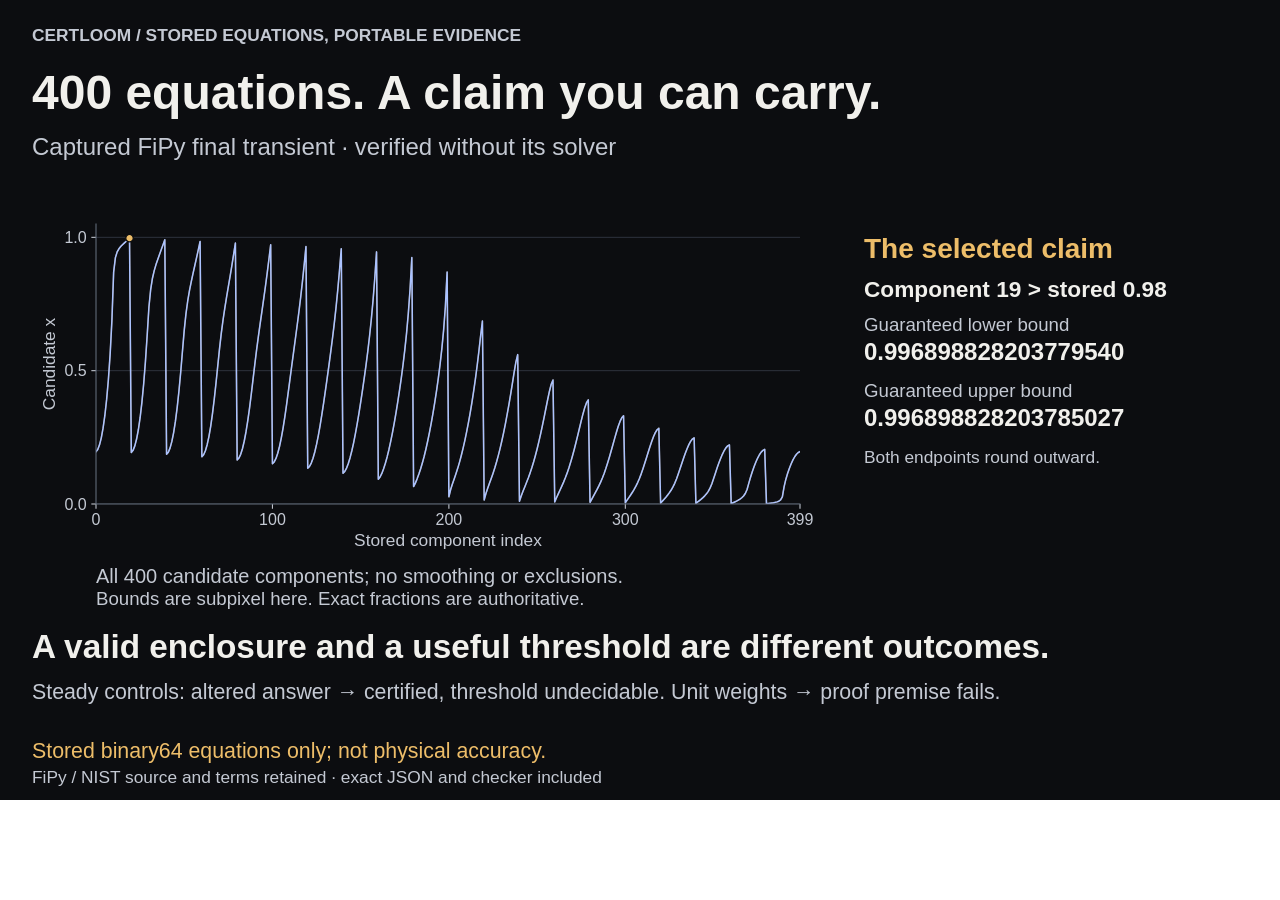
<file: docs/presentation/proof.html>
<!doctype html><html lang="en"><meta charset="utf-8"><meta name="viewport" content="width=device-width,initial-scale=1"><title>Certloom proof handoff</title><style>body{margin:0}.diagram-container{overflow-x:auto}svg{display:block;min-width:1280px}</style><div class="diagram-container"><svg xmlns="http://www.w3.org/2000/svg" xmlns:dc="http://purl.org/dc/elements/1.1/" xmlns:ns2="http://creativecommons.org/ns#" xmlns:rdf="http://www.w3.org/1999/02/22-rdf-syntax-ns#" xmlns:xlink="http://www.w3.org/1999/xlink" width="1280" height="800" viewBox="0 0 960 600" version="1.1" role="img" aria-labelledby="proof-title proof-desc">
 <title id="proof-title">Certloom: stored equations and a portable claim</title><desc id="proof-desc">All400 candidate components of a captured FiPy result with subpixel certified bounds and a separate strict threshold decision for component19.</desc><metadata>
  <rdf:RDF>
   <ns2:Work>
    <dc:type rdf:resource="http://purl.org/dc/dcmitype/StillImage" />
    <dc:format>image/svg+xml</dc:format>
    <dc:creator>
     <ns2:Agent>
      <dc:title>Matplotlib v3.11.2, https://matplotlib.org/</dc:title>
     </ns2:Agent>
    </dc:creator>
   </ns2:Work>
  </rdf:RDF>
 </metadata>
 <defs>
  <style type="text/css">*{stroke-linejoin: round; stroke-linecap: butt}</style>
 </defs>
 <g id="figure_1">
  <g id="patch_1">
   <path d="M 0 600  L 960 600  L 960 0  L 0 0  z " style="fill: #0c0d10" />
  </g>
  <g id="axes_1">
   <g id="patch_2">
    <path d="M 72 378  L 600 378  L 600 168  L 72 168  z " style="fill: #0c0d10" />
   </g>
   <g id="matplotlib.axis_1">
    <g id="xtick_1">
     <g id="line2d_1">
      <defs>
       <path id="m1fbe4233db" d="M 0 0  L 0 3.5  " style="stroke: #c4c9d3; stroke-width: 0.8" />
      </defs>
      <g>
       <use xlink:href="#m1fbe4233db" x="72" y="378" style="fill: #c4c9d3; stroke: #c4c9d3; stroke-width: 0.8" />
      </g>
     </g>
     <g id="text_1">
      <text style="font-size: 12px; font-family: 'Arial'; text-anchor: middle; fill: #c4c9d3" x="72" y="393.736328" transform="rotate(-0 72 393.736328)">0</text>
     </g>
    </g>
    <g id="xtick_2">
     <g id="line2d_2">
      <g>
       <use xlink:href="#m1fbe4233db" x="204.330827" y="378" style="fill: #c4c9d3; stroke: #c4c9d3; stroke-width: 0.8" />
      </g>
     </g>
     <g id="text_2">
      <text style="font-size: 12px; font-family: 'Arial'; text-anchor: middle; fill: #c4c9d3" x="204.330827" y="393.736328" transform="rotate(-0 204.330827 393.736328)">100</text>
     </g>
    </g>
    <g id="xtick_3">
     <g id="line2d_3">
      <g>
       <use xlink:href="#m1fbe4233db" x="336.661654" y="378" style="fill: #c4c9d3; stroke: #c4c9d3; stroke-width: 0.8" />
      </g>
     </g>
     <g id="text_3">
      <text style="font-size: 12px; font-family: 'Arial'; text-anchor: middle; fill: #c4c9d3" x="336.661654" y="393.736328" transform="rotate(-0 336.661654 393.736328)">200</text>
     </g>
    </g>
    <g id="xtick_4">
     <g id="line2d_4">
      <g>
       <use xlink:href="#m1fbe4233db" x="468.992481" y="378" style="fill: #c4c9d3; stroke: #c4c9d3; stroke-width: 0.8" />
      </g>
     </g>
     <g id="text_4">
      <text style="font-size: 12px; font-family: 'Arial'; text-anchor: middle; fill: #c4c9d3" x="468.992481" y="393.736328" transform="rotate(-0 468.992481 393.736328)">300</text>
     </g>
    </g>
    <g id="xtick_5">
     <g id="line2d_5">
      <g>
       <use xlink:href="#m1fbe4233db" x="600" y="378" style="fill: #c4c9d3; stroke: #c4c9d3; stroke-width: 0.8" />
      </g>
     </g>
     <g id="text_5">
      <text style="font-size: 12px; font-family: 'Arial'; text-anchor: middle; fill: #c4c9d3" x="600" y="393.736328" transform="rotate(-0 600 393.736328)">399</text>
     </g>
    </g>
    <g id="text_6">
     <text style="font-size: 13px; font-family: 'Arial'; text-anchor: middle; fill: #c4c9d3" x="336" y="409.726074" transform="rotate(-0 336 409.726074)">Stored component index</text>
    </g>
   </g>
   <g id="matplotlib.axis_2">
    <g id="ytick_1">
     <g id="line2d_6">
      <path d="M 72 378  L 600 378  " clip-path="url(#p98e497722b)" style="fill: none; stroke: #363d49; stroke-width: 0.6; stroke-linecap: square" />
     </g>
     <g id="line2d_7">
      <defs>
       <path id="m5d2ae35154" d="M 0 0  L -3.5 0  " style="stroke: #c4c9d3; stroke-width: 0.8" />
      </defs>
      <g>
       <use xlink:href="#m5d2ae35154" x="72" y="378" style="fill: #c4c9d3; stroke: #c4c9d3; stroke-width: 0.8" />
      </g>
     </g>
     <g id="text_7">
      <text style="font-size: 12px; font-family: 'Arial'; text-anchor: end; fill: #c4c9d3" x="65" y="382.368164" transform="rotate(-0 65 382.368164)">0.0</text>
     </g>
    </g>
    <g id="ytick_2">
     <g id="line2d_8">
      <path d="M 72 278  L 600 278  " clip-path="url(#p98e497722b)" style="fill: none; stroke: #363d49; stroke-width: 0.6; stroke-linecap: square" />
     </g>
     <g id="line2d_9">
      <g>
       <use xlink:href="#m5d2ae35154" x="72" y="278" style="fill: #c4c9d3; stroke: #c4c9d3; stroke-width: 0.8" />
      </g>
     </g>
     <g id="text_8">
      <text style="font-size: 12px; font-family: 'Arial'; text-anchor: end; fill: #c4c9d3" x="65" y="282.368164" transform="rotate(-0 65 282.368164)">0.5</text>
     </g>
    </g>
    <g id="ytick_3">
     <g id="line2d_10">
      <path d="M 72 178  L 600 178  " clip-path="url(#p98e497722b)" style="fill: none; stroke: #363d49; stroke-width: 0.6; stroke-linecap: square" />
     </g>
     <g id="line2d_11">
      <g>
       <use xlink:href="#m5d2ae35154" x="72" y="178" style="fill: #c4c9d3; stroke: #c4c9d3; stroke-width: 0.8" />
      </g>
     </g>
     <g id="text_9">
      <text style="font-size: 12px; font-family: 'Arial'; text-anchor: end; fill: #c4c9d3" x="65" y="182.368164" transform="rotate(-0 65 182.368164)">1.0</text>
     </g>
    </g>
    <g id="text_10">
     <text style="font-size: 13px; font-family: 'Arial'; text-anchor: middle; fill: #c4c9d3" x="41.58416" y="273" transform="rotate(-90 41.58416 273)">Candidate x</text>
    </g>
   </g>
   <g id="FillBetweenPolyCollection_1">
    <defs>
     <path id="m1bac0a411d" d="M 72 -261.238484  L 72 -261.238484  L 73.323308 -262.935663  L 74.646617 -266.368966  L 75.969925 -271.620808  L 77.293233 -278.827813  L 78.616541 -288.202609  L 79.93985 -300.078973  L 81.263158 -315.01193  L 82.586466 -334.020544  L 83.909774 -359.242278  L 85.233083 -395.90637  L 86.556391 -406.778417  L 87.879699 -411.080742  L 89.203008 -413.417953  L 90.526316 -415.060247  L 91.849624 -416.427995  L 93.172932 -417.688365  L 94.496241 -418.91613  L 95.819549 -420.143639  L 97.142857 -421.379766  L 98.466165 -260.583154  L 99.789474 -262.242242  L 101.112782 -265.593259  L 102.43609 -270.704804  L 103.759398 -277.687171  L 105.082707 -286.701898  L 106.406015 -297.975177  L 107.729323 -311.809575  L 109.052632 -328.556057  L 110.37594 -348.355137  L 111.699248 -369.75289  L 113.022556 -383.056619  L 114.345865 -391.324791  L 115.669173 -397.047651  L 116.992481 -401.54002  L 118.315789 -405.462683  L 119.639098 -409.154956  L 120.962406 -412.790716  L 122.285714 -416.448069  L 123.609023 -420.143639  L 124.932331 -259.300325  L 126.255639 -260.890005  L 127.578947 -264.091663  L 128.902256 -268.951164  L 130.225564 -275.538658  L 131.548872 -283.945751  L 132.87218 -294.272937  L 134.195489 -306.591157  L 135.518797 -320.834862  L 136.842105 -336.527095  L 138.165414 -352.186776  L 139.488722 -364.76328  L 140.81203 -374.445495  L 142.135338 -382.195009  L 143.458647 -388.838299  L 144.781955 -394.938213  L 146.105263 -400.847454  L 147.428571 -406.768358  L 148.75188 -412.790716  L 150.075188 -418.91613  L 151.398496 -257.43844  L 152.721805 -258.939242  L 154.045113 -261.949859  L 155.368421 -266.48988  L 156.691729 -272.588229  L 158.015038 -280.274426  L 159.338346 -289.556607  L 160.661654 -300.376244  L 161.984962 -312.523049  L 163.308271 -325.4968  L 164.631579 -338.366711  L 165.954887 -349.943206  L 167.278195 -360.011408  L 168.601504 -368.903654  L 169.924812 -377.079186  L 171.24812 -384.944507  L 172.571429 -392.80323  L 173.894737 -400.847454  L 175.218045 -409.154956  L 176.541353 -417.688365  L 177.864662 -255.053855  L 179.18797 -256.461479  L 180.511278 -259.2694  L 181.834586 -263.469443  L 183.157895 -269.054411  L 184.481203 -276.00958  L 185.804511 -284.291882  L 187.12782 -293.794994  L 188.451128 -304.300426  L 189.774436 -315.427048  L 191.097744 -326.629202  L 192.421053 -337.354815  L 193.744361 -347.414231  L 195.067669 -356.927454  L 196.390977 -366.161725  L 197.714286 -375.413743  L 199.037594 -384.944507  L 200.360902 -394.938213  L 201.684211 -405.462683  L 203.007519 -416.427995  L 204.330827 -252.194434  L 205.654135 -253.523389  L 206.977444 -256.149503  L 208.300752 -260.032134  L 209.62406 -265.132902  L 210.947368 -271.409877  L 212.270677 -278.8001  L 213.593985 -287.195536  L 214.917293 -296.418489  L 216.240602 -306.209354  L 217.56391 -316.252193  L 218.887218 -326.266979  L 220.210526 -336.142539  L 221.533835 -345.946952  L 222.857143 -355.870237  L 224.180451 -366.161725  L 225.503759 -377.079186  L 226.827068 -388.838299  L 228.150376 -401.54002  L 229.473684 -415.060247  L 230.796992 -248.879072  L 232.120301 -250.171594  L 233.443609 -252.675204  L 234.766917 -256.302271  L 236.090226 -260.985244  L 237.413534 -266.668769  L 238.736842 -273.290726  L 240.06015 -280.763281  L 241.383459 -288.960043  L 242.706767 -297.716749  L 244.030075 -306.855254  L 245.353383 -316.235072  L 246.676692 -325.812397  L 248 -335.658733  L 249.323308 -345.946952  L 250.646617 -356.927454  L 251.969925 -368.903654  L 253.293233 -382.195009  L 254.616541 -397.047651  L 255.93985 -413.417953  L 257.263158 -245.067632  L 258.586466 -246.420225  L 259.909774 -248.915364  L 261.233083 -252.387414  L 262.556391 -256.743194  L 263.879699 -261.929139  L 265.203008 -267.899775  L 266.526316 -274.597742  L 267.849624 -281.945284  L 269.172932 -289.848064  L 270.496241 -298.21315  L 271.819549 -306.979491  L 273.142857 -316.150371  L 274.466165 -325.812397  L 275.789474 -336.142539  L 277.112782 -347.414231  L 278.43609 -360.011408  L 279.759398 -374.445495  L 281.082707 -391.324791  L 282.406015 -411.080742  L 283.729323 -240.603036  L 285.052632 -242.248408  L 286.37594 -244.938008  L 287.699248 -248.392878  L 289.022556 -252.521921  L 290.345865 -257.301271  L 291.669173 -262.719296  L 292.992481 -268.755287  L 294.315789 -275.374276  L 295.639098 -282.532043  L 296.962406 -290.188624  L 298.285714 -298.328049  L 299.609023 -306.979491  L 300.932331 -316.235072  L 302.255639 -326.266979  L 303.578947 -337.354815  L 304.902256 -349.943206  L 306.225564 -364.76328  L 307.548872 -383.056619  L 308.87218 -406.778417  L 310.195489 -235.068494  L 311.518797 -237.645328  L 312.842105 -240.862392  L 314.165414 -244.450514  L 315.488722 -248.436143  L 316.81203 -252.877399  L 318.135338 -257.815845  L 319.458647 -263.270841  L 320.781955 -269.24339  L 322.105263 -275.723982  L 323.428571 -282.703821  L 324.75188 -290.188624  L 326.075188 -298.21315  L 327.398496 -306.855254  L 328.721805 -316.252193  L 330.045113 -326.629202  L 331.368421 -338.366711  L 332.691729 -352.186776  L 334.015038 -369.75289  L 335.338346 -395.90637  L 336.661654 -227.367679  L 337.984962 -232.885339  L 339.308271 -236.979758  L 340.631579 -240.751945  L 341.954887 -244.608345  L 343.278195 -248.737142  L 344.601504 -253.238338  L 345.924812 -258.166628  L 347.24812 -263.549798  L 348.571429 -269.40008  L 349.894737 -275.723982  L 351.218045 -282.532043  L 352.541353 -289.848064  L 353.864662 -297.716749  L 355.18797 -306.209354  L 356.511278 -315.427048  L 357.834586 -325.4968  L 359.157895 -336.527095  L 360.481203 -348.355137  L 361.804511 -359.242278  L 363.12782 -225.05528  L 364.451128 -229.891381  L 365.774436 -233.879739  L 367.097744 -237.524571  L 368.421053 -241.146674  L 369.744361 -244.938278  L 371.067669 -249.016391  L 372.390977 -253.452704  L 373.714286 -258.28961  L 375.037594 -263.549798  L 376.360902 -269.24339  L 377.684211 -275.374276  L 379.007519 -281.945284  L 380.330827 -288.960043  L 381.654135 -296.418489  L 382.977444 -304.300426  L 384.300752 -312.523049  L 385.62406 -320.834862  L 386.947368 -328.556057  L 388.270677 -334.020544  L 389.593985 -224.116712  L 390.917293 -227.999969  L 392.240602 -231.4995  L 393.56391 -234.796857  L 394.887218 -238.080409  L 396.210526 -241.497407  L 397.533835 -245.153995  L 398.857143 -249.123431  L 400.180451 -253.452704  L 401.503759 -258.166628  L 402.827068 -263.270841  L 404.150376 -268.755287  L 405.473684 -274.597742  L 406.796992 -280.763281  L 408.120301 -287.195536  L 409.443609 -293.794994  L 410.766917 -300.376244  L 412.090226 -306.591157  L 413.413534 -311.809575  L 414.736842 -315.01193  L 416.06015 -223.599195  L 417.383459 -226.691831  L 418.706767 -229.632196  L 420.030075 -232.490767  L 421.353383 -235.375503  L 422.676692 -238.391688  L 424 -241.628199  L 425.323308 -245.153995  L 426.646617 -249.016391  L 427.969925 -253.238338  L 429.293233 -257.815845  L 430.616541 -262.719296  L 431.93985 -267.899775  L 433.263158 -273.290726  L 434.586466 -278.8001  L 435.909774 -284.291882  L 437.233083 -289.556607  L 438.556391 -294.272937  L 439.879699 -297.975177  L 441.203008 -300.078973  L 442.526316 -223.24268  L 443.849624 -225.696945  L 445.172932 -228.104671  L 446.496241 -230.504982  L 447.819549 -232.967351  L 449.142857 -235.570727  L 450.466165 -238.391688  L 451.789474 -241.497407  L 453.112782 -244.938278  L 454.43609 -248.737142  L 455.759398 -252.877399  L 457.082707 -257.301271  L 458.406015 -261.929139  L 459.729323 -266.668769  L 461.052632 -271.409877  L 462.37594 -276.00958  L 463.699248 -280.274426  L 465.022556 -283.945751  L 466.345865 -286.701898  L 467.669173 -288.202609  L 468.992481 -222.961496  L 470.315789 -224.879322  L 471.639098 -226.797447  L 472.962406 -228.747504  L 474.285714 -230.782217  L 475.609023 -232.967351  L 476.932331 -235.375503  L 478.255639 -238.080409  L 479.578947 -241.146674  L 480.902256 -244.608345  L 482.225564 -248.436143  L 483.548872 -252.521921  L 484.87218 -256.743194  L 486.195489 -260.985244  L 487.518797 -265.132902  L 488.842105 -269.054411  L 490.165414 -272.588229  L 491.488722 -275.538658  L 492.81203 -277.687171  L 494.135338 -278.827813  L 495.458647 -222.720637  L 496.781955 -224.16601  L 498.105263 -225.630321  L 499.428571 -227.142595  L 500.75188 -228.747504  L 502.075188 -230.504982  L 503.398496 -232.490767  L 504.721805 -234.796857  L 506.045113 -237.524571  L 507.368421 -240.751945  L 508.691729 -244.450514  L 510.015038 -248.392878  L 511.338346 -252.387414  L 512.661654 -256.302271  L 513.984962 -260.032134  L 515.308271 -263.469443  L 516.631579 -266.48988  L 517.954887 -268.951164  L 519.278195 -270.704804  L 520.601504 -271.620808  L 521.924812 -222.502631  L 523.24812 -223.51427  L 524.571429 -224.548485  L 525.894737 -225.630321  L 527.218045 -226.797447  L 528.541353 -228.104671  L 529.864662 -229.632196  L 531.18797 -231.4995  L 532.511278 -233.879739  L 533.834586 -236.979758  L 535.157895 -240.862392  L 536.481203 -244.938008  L 537.804511 -248.915364  L 539.12782 -252.675204  L 540.451128 -256.149503  L 541.774436 -259.2694  L 543.097744 -261.949859  L 544.421053 -264.091663  L 545.744361 -265.593259  L 547.067669 -266.368966  L 548.390977 -222.297381  L 549.714286 -222.897238  L 551.037594 -223.51427  L 552.360902 -224.16601  L 553.684211 -224.879322  L 555.007519 -225.696945  L 556.330827 -226.691831  L 557.654135 -227.999969  L 558.977444 -229.891381  L 560.300752 -232.885339  L 561.62406 -237.645328  L 562.947368 -242.248408  L 564.270677 -246.420225  L 565.593985 -250.171594  L 566.917293 -253.523389  L 568.240602 -256.461479  L 569.56391 -258.939242  L 570.887218 -260.890005  L 572.210526 -262.242242  L 573.533835 -262.935663  L 574.857143 -222.098491  L 576.180451 -222.297381  L 577.503759 -222.502631  L 578.827068 -222.720637  L 580.150376 -222.961496  L 581.473684 -223.24268  L 582.796992 -223.599195  L 584.120301 -224.116712  L 585.443609 -225.05528  L 586.766917 -227.367679  L 588.090226 -235.068494  L 589.413534 -240.603036  L 590.736842 -245.067632  L 592.06015 -248.879072  L 593.383459 -252.194434  L 594.706767 -255.053855  L 596.030075 -257.43844  L 597.353383 -259.300325  L 598.676692 -260.583154  L 600 -261.238484  L 600 -261.238484  L 600 -261.238484  L 598.676692 -260.583154  L 597.353383 -259.300325  L 596.030075 -257.43844  L 594.706767 -255.053855  L 593.383459 -252.194434  L 592.06015 -248.879072  L 590.736842 -245.067632  L 589.413534 -240.603036  L 588.090226 -235.068494  L 586.766917 -227.367679  L 585.443609 -225.05528  L 584.120301 -224.116712  L 582.796992 -223.599195  L 581.473684 -223.24268  L 580.150376 -222.961496  L 578.827068 -222.720637  L 577.503759 -222.502631  L 576.180451 -222.297381  L 574.857143 -222.098491  L 573.533835 -262.935663  L 572.210526 -262.242242  L 570.887218 -260.890005  L 569.56391 -258.939242  L 568.240602 -256.461479  L 566.917293 -253.523389  L 565.593985 -250.171594  L 564.270677 -246.420225  L 562.947368 -242.248408  L 561.62406 -237.645328  L 560.300752 -232.885339  L 558.977444 -229.891381  L 557.654135 -227.999969  L 556.330827 -226.691831  L 555.007519 -225.696945  L 553.684211 -224.879322  L 552.360902 -224.16601  L 551.037594 -223.51427  L 549.714286 -222.897238  L 548.390977 -222.297381  L 547.067669 -266.368966  L 545.744361 -265.593259  L 544.421053 -264.091663  L 543.097744 -261.949859  L 541.774436 -259.2694  L 540.451128 -256.149503  L 539.12782 -252.675204  L 537.804511 -248.915364  L 536.481203 -244.938008  L 535.157895 -240.862392  L 533.834586 -236.979758  L 532.511278 -233.879739  L 531.18797 -231.4995  L 529.864662 -229.632196  L 528.541353 -228.104671  L 527.218045 -226.797447  L 525.894737 -225.630321  L 524.571429 -224.548485  L 523.24812 -223.51427  L 521.924812 -222.502631  L 520.601504 -271.620808  L 519.278195 -270.704804  L 517.954887 -268.951164  L 516.631579 -266.48988  L 515.308271 -263.469443  L 513.984962 -260.032134  L 512.661654 -256.302271  L 511.338346 -252.387414  L 510.015038 -248.392878  L 508.691729 -244.450514  L 507.368421 -240.751945  L 506.045113 -237.524571  L 504.721805 -234.796857  L 503.398496 -232.490767  L 502.075188 -230.504982  L 500.75188 -228.747504  L 499.428571 -227.142595  L 498.105263 -225.630321  L 496.781955 -224.16601  L 495.458647 -222.720637  L 494.135338 -278.827813  L 492.81203 -277.687171  L 491.488722 -275.538658  L 490.165414 -272.588229  L 488.842105 -269.054411  L 487.518797 -265.132902  L 486.195489 -260.985244  L 484.87218 -256.743194  L 483.548872 -252.521921  L 482.225564 -248.436143  L 480.902256 -244.608345  L 479.578947 -241.146674  L 478.255639 -238.080409  L 476.932331 -235.375503  L 475.609023 -232.967351  L 474.285714 -230.782217  L 472.962406 -228.747504  L 471.639098 -226.797447  L 470.315789 -224.879322  L 468.992481 -222.961496  L 467.669173 -288.202609  L 466.345865 -286.701898  L 465.022556 -283.945751  L 463.699248 -280.274426  L 462.37594 -276.00958  L 461.052632 -271.409877  L 459.729323 -266.668769  L 458.406015 -261.929139  L 457.082707 -257.301271  L 455.759398 -252.877399  L 454.43609 -248.737142  L 453.112782 -244.938278  L 451.789474 -241.497407  L 450.466165 -238.391688  L 449.142857 -235.570727  L 447.819549 -232.967351  L 446.496241 -230.504982  L 445.172932 -228.104671  L 443.849624 -225.696945  L 442.526316 -223.24268  L 441.203008 -300.078973  L 439.879699 -297.975177  L 438.556391 -294.272937  L 437.233083 -289.556607  L 435.909774 -284.291882  L 434.586466 -278.8001  L 433.263158 -273.290726  L 431.93985 -267.899775  L 430.616541 -262.719296  L 429.293233 -257.815845  L 427.969925 -253.238338  L 426.646617 -249.016391  L 425.323308 -245.153995  L 424 -241.628199  L 422.676692 -238.391688  L 421.353383 -235.375503  L 420.030075 -232.490767  L 418.706767 -229.632196  L 417.383459 -226.691831  L 416.06015 -223.599195  L 414.736842 -315.01193  L 413.413534 -311.809575  L 412.090226 -306.591157  L 410.766917 -300.376244  L 409.443609 -293.794994  L 408.120301 -287.195536  L 406.796992 -280.763281  L 405.473684 -274.597742  L 404.150376 -268.755287  L 402.827068 -263.270841  L 401.503759 -258.166628  L 400.180451 -253.452704  L 398.857143 -249.123431  L 397.533835 -245.153995  L 396.210526 -241.497407  L 394.887218 -238.080409  L 393.56391 -234.796857  L 392.240602 -231.4995  L 390.917293 -227.999969  L 389.593985 -224.116712  L 388.270677 -334.020544  L 386.947368 -328.556057  L 385.62406 -320.834862  L 384.300752 -312.523049  L 382.977444 -304.300426  L 381.654135 -296.418489  L 380.330827 -288.960043  L 379.007519 -281.945284  L 377.684211 -275.374276  L 376.360902 -269.24339  L 375.037594 -263.549798  L 373.714286 -258.28961  L 372.390977 -253.452704  L 371.067669 -249.016391  L 369.744361 -244.938278  L 368.421053 -241.146674  L 367.097744 -237.524571  L 365.774436 -233.879739  L 364.451128 -229.891381  L 363.12782 -225.05528  L 361.804511 -359.242278  L 360.481203 -348.355137  L 359.157895 -336.527095  L 357.834586 -325.4968  L 356.511278 -315.427048  L 355.18797 -306.209354  L 353.864662 -297.716749  L 352.541353 -289.848064  L 351.218045 -282.532043  L 349.894737 -275.723982  L 348.571429 -269.40008  L 347.24812 -263.549798  L 345.924812 -258.166628  L 344.601504 -253.238338  L 343.278195 -248.737142  L 341.954887 -244.608345  L 340.631579 -240.751945  L 339.308271 -236.979758  L 337.984962 -232.885339  L 336.661654 -227.367679  L 335.338346 -395.90637  L 334.015038 -369.75289  L 332.691729 -352.186776  L 331.368421 -338.366711  L 330.045113 -326.629202  L 328.721805 -316.252193  L 327.398496 -306.855254  L 326.075188 -298.21315  L 324.75188 -290.188624  L 323.428571 -282.703821  L 322.105263 -275.723982  L 320.781955 -269.24339  L 319.458647 -263.270841  L 318.135338 -257.815845  L 316.81203 -252.877399  L 315.488722 -248.436143  L 314.165414 -244.450514  L 312.842105 -240.862392  L 311.518797 -237.645328  L 310.195489 -235.068494  L 308.87218 -406.778417  L 307.548872 -383.056619  L 306.225564 -364.76328  L 304.902256 -349.943206  L 303.578947 -337.354815  L 302.255639 -326.266979  L 300.932331 -316.235072  L 299.609023 -306.979491  L 298.285714 -298.328049  L 296.962406 -290.188624  L 295.639098 -282.532043  L 294.315789 -275.374276  L 292.992481 -268.755287  L 291.669173 -262.719296  L 290.345865 -257.301271  L 289.022556 -252.521921  L 287.699248 -248.392878  L 286.37594 -244.938008  L 285.052632 -242.248408  L 283.729323 -240.603036  L 282.406015 -411.080742  L 281.082707 -391.324791  L 279.759398 -374.445495  L 278.43609 -360.011408  L 277.112782 -347.414231  L 275.789474 -336.142539  L 274.466165 -325.812397  L 273.142857 -316.150371  L 271.819549 -306.979491  L 270.496241 -298.21315  L 269.172932 -289.848064  L 267.849624 -281.945284  L 266.526316 -274.597742  L 265.203008 -267.899775  L 263.879699 -261.929139  L 262.556391 -256.743194  L 261.233083 -252.387414  L 259.909774 -248.915364  L 258.586466 -246.420225  L 257.263158 -245.067632  L 255.93985 -413.417953  L 254.616541 -397.047651  L 253.293233 -382.195009  L 251.969925 -368.903654  L 250.646617 -356.927454  L 249.323308 -345.946952  L 248 -335.658733  L 246.676692 -325.812397  L 245.353383 -316.235072  L 244.030075 -306.855254  L 242.706767 -297.716749  L 241.383459 -288.960043  L 240.06015 -280.763281  L 238.736842 -273.290726  L 237.413534 -266.668769  L 236.090226 -260.985244  L 234.766917 -256.302271  L 233.443609 -252.675204  L 232.120301 -250.171594  L 230.796992 -248.879072  L 229.473684 -415.060247  L 228.150376 -401.54002  L 226.827068 -388.838299  L 225.503759 -377.079186  L 224.180451 -366.161725  L 222.857143 -355.870237  L 221.533835 -345.946952  L 220.210526 -336.142539  L 218.887218 -326.266979  L 217.56391 -316.252193  L 216.240602 -306.209354  L 214.917293 -296.418489  L 213.593985 -287.195536  L 212.270677 -278.8001  L 210.947368 -271.409877  L 209.62406 -265.132902  L 208.300752 -260.032134  L 206.977444 -256.149503  L 205.654135 -253.523389  L 204.330827 -252.194434  L 203.007519 -416.427995  L 201.684211 -405.462683  L 200.360902 -394.938213  L 199.037594 -384.944507  L 197.714286 -375.413743  L 196.390977 -366.161725  L 195.067669 -356.927454  L 193.744361 -347.414231  L 192.421053 -337.354815  L 191.097744 -326.629202  L 189.774436 -315.427048  L 188.451128 -304.300426  L 187.12782 -293.794994  L 185.804511 -284.291882  L 184.481203 -276.00958  L 183.157895 -269.054411  L 181.834586 -263.469443  L 180.511278 -259.2694  L 179.18797 -256.461479  L 177.864662 -255.053855  L 176.541353 -417.688365  L 175.218045 -409.154956  L 173.894737 -400.847454  L 172.571429 -392.80323  L 171.24812 -384.944507  L 169.924812 -377.079186  L 168.601504 -368.903654  L 167.278195 -360.011408  L 165.954887 -349.943206  L 164.631579 -338.366711  L 163.308271 -325.4968  L 161.984962 -312.523049  L 160.661654 -300.376244  L 159.338346 -289.556607  L 158.015038 -280.274426  L 156.691729 -272.588229  L 155.368421 -266.48988  L 154.045113 -261.949859  L 152.721805 -258.939242  L 151.398496 -257.43844  L 150.075188 -418.91613  L 148.75188 -412.790716  L 147.428571 -406.768358  L 146.105263 -400.847454  L 144.781955 -394.938213  L 143.458647 -388.838299  L 142.135338 -382.195009  L 140.81203 -374.445495  L 139.488722 -364.76328  L 138.165414 -352.186776  L 136.842105 -336.527095  L 135.518797 -320.834862  L 134.195489 -306.591157  L 132.87218 -294.272937  L 131.548872 -283.945751  L 130.225564 -275.538658  L 128.902256 -268.951164  L 127.578947 -264.091663  L 126.255639 -260.890005  L 124.932331 -259.300325  L 123.609023 -420.143639  L 122.285714 -416.448069  L 120.962406 -412.790716  L 119.639098 -409.154956  L 118.315789 -405.462683  L 116.992481 -401.54002  L 115.669173 -397.047651  L 114.345865 -391.324791  L 113.022556 -383.056619  L 111.699248 -369.75289  L 110.37594 -348.355137  L 109.052632 -328.556057  L 107.729323 -311.809575  L 106.406015 -297.975177  L 105.082707 -286.701898  L 103.759398 -277.687171  L 102.43609 -270.704804  L 101.112782 -265.593259  L 99.789474 -262.242242  L 98.466165 -260.583154  L 97.142857 -421.379766  L 95.819549 -420.143639  L 94.496241 -418.91613  L 93.172932 -417.688365  L 91.849624 -416.427995  L 90.526316 -415.060247  L 89.203008 -413.417953  L 87.879699 -411.080742  L 86.556391 -406.778417  L 85.233083 -395.90637  L 83.909774 -359.242278  L 82.586466 -334.020544  L 81.263158 -315.01193  L 79.93985 -300.078973  L 78.616541 -288.202609  L 77.293233 -278.827813  L 75.969925 -271.620808  L 74.646617 -266.368966  L 73.323308 -262.935663  L 72 -261.238484  z " style="stroke: #edbd69; stroke-opacity: 0.5" />
    </defs>
    <g clip-path="url(#p98e497722b)">
     <use xlink:href="#m1bac0a411d" x="0" y="600" style="fill: #edbd69; fill-opacity: 0.5; stroke: #edbd69; stroke-opacity: 0.5" />
    </g>
   </g>
   <g id="line2d_12">
    <path d="M 72 338.761516  L 73.323308 337.064337  L 74.646617 333.631034  L 75.969925 328.379192  L 77.293233 321.172187  L 78.616541 311.797391  L 79.93985 299.921027  L 81.263158 284.98807  L 82.586466 265.979456  L 83.909774 240.757722  L 85.233083 204.09363  L 86.556391 193.221583  L 87.879699 188.919258  L 89.203008 186.582047  L 90.526316 184.939753  L 91.849624 183.572005  L 93.172932 182.311635  L 94.496241 181.08387  L 95.819549 179.856361  L 97.142857 178.620234  L 98.466165 339.416846  L 99.789474 337.757758  L 101.112782 334.406741  L 102.43609 329.295196  L 103.759398 322.312829  L 105.082707 313.298102  L 106.406015 302.024823  L 107.729323 288.190425  L 109.052632 271.443943  L 110.37594 251.644863  L 111.699248 230.24711  L 113.022556 216.943381  L 114.345865 208.675209  L 115.669173 202.952349  L 116.992481 198.45998  L 118.315789 194.537317  L 119.639098 190.845044  L 120.962406 187.209284  L 122.285714 183.551931  L 123.609023 179.856361  L 124.932331 340.699675  L 126.255639 339.109995  L 127.578947 335.908337  L 128.902256 331.048836  L 130.225564 324.461342  L 131.548872 316.054249  L 132.87218 305.727063  L 134.195489 293.408843  L 135.518797 279.165138  L 136.842105 263.472905  L 138.165414 247.813224  L 139.488722 235.23672  L 140.81203 225.554505  L 142.135338 217.804991  L 143.458647 211.161701  L 144.781955 205.061787  L 146.105263 199.152546  L 147.428571 193.231642  L 148.75188 187.209284  L 150.075188 181.08387  L 151.398496 342.56156  L 152.721805 341.060758  L 154.045113 338.050141  L 155.368421 333.51012  L 156.691729 327.411771  L 158.015038 319.725574  L 159.338346 310.443393  L 160.661654 299.623756  L 161.984962 287.476951  L 163.308271 274.5032  L 164.631579 261.633289  L 165.954887 250.056794  L 167.278195 239.988592  L 168.601504 231.096346  L 169.924812 222.920814  L 171.24812 215.055493  L 172.571429 207.19677  L 173.894737 199.152546  L 175.218045 190.845044  L 176.541353 182.311635  L 177.864662 344.946145  L 179.18797 343.538521  L 180.511278 340.7306  L 181.834586 336.530557  L 183.157895 330.945589  L 184.481203 323.99042  L 185.804511 315.708118  L 187.12782 306.205006  L 188.451128 295.699574  L 189.774436 284.572952  L 191.097744 273.370798  L 192.421053 262.645185  L 193.744361 252.585769  L 195.067669 243.072546  L 196.390977 233.838275  L 197.714286 224.586257  L 199.037594 215.055493  L 200.360902 205.061787  L 201.684211 194.537317  L 203.007519 183.572005  L 204.330827 347.805566  L 205.654135 346.476611  L 206.977444 343.850497  L 208.300752 339.967866  L 209.62406 334.867098  L 210.947368 328.590123  L 212.270677 321.1999  L 213.593985 312.804464  L 214.917293 303.581511  L 216.240602 293.790646  L 217.56391 283.747807  L 218.887218 273.733021  L 220.210526 263.857461  L 221.533835 254.053048  L 222.857143 244.129763  L 224.180451 233.838275  L 225.503759 222.920814  L 226.827068 211.161701  L 228.150376 198.45998  L 229.473684 184.939753  L 230.796992 351.120928  L 232.120301 349.828406  L 233.443609 347.324796  L 234.766917 343.697729  L 236.090226 339.014756  L 237.413534 333.331231  L 238.736842 326.709274  L 240.06015 319.236719  L 241.383459 311.039957  L 242.706767 302.283251  L 244.030075 293.144746  L 245.353383 283.764928  L 246.676692 274.187603  L 248 264.341267  L 249.323308 254.053048  L 250.646617 243.072546  L 251.969925 231.096346  L 253.293233 217.804991  L 254.616541 202.952349  L 255.93985 186.582047  L 257.263158 354.932368  L 258.586466 353.579775  L 259.909774 351.084636  L 261.233083 347.612586  L 262.556391 343.256806  L 263.879699 338.070861  L 265.203008 332.100225  L 266.526316 325.402258  L 267.849624 318.054716  L 269.172932 310.151936  L 270.496241 301.78685  L 271.819549 293.020509  L 273.142857 283.849629  L 274.466165 274.187603  L 275.789474 263.857461  L 277.112782 252.585769  L 278.43609 239.988592  L 279.759398 225.554505  L 281.082707 208.675209  L 282.406015 188.919258  L 283.729323 359.396964  L 285.052632 357.751592  L 286.37594 355.061992  L 287.699248 351.607122  L 289.022556 347.478079  L 290.345865 342.698729  L 291.669173 337.280704  L 292.992481 331.244713  L 294.315789 324.625724  L 295.639098 317.467957  L 296.962406 309.811376  L 298.285714 301.671951  L 299.609023 293.020509  L 300.932331 283.764928  L 302.255639 273.733021  L 303.578947 262.645185  L 304.902256 250.056794  L 306.225564 235.23672  L 307.548872 216.943381  L 308.87218 193.221583  L 310.195489 364.931506  L 311.518797 362.354672  L 312.842105 359.137608  L 314.165414 355.549486  L 315.488722 351.563857  L 316.81203 347.122601  L 318.135338 342.184155  L 319.458647 336.729159  L 320.781955 330.75661  L 322.105263 324.276018  L 323.428571 317.296179  L 324.75188 309.811376  L 326.075188 301.78685  L 327.398496 293.144746  L 328.721805 283.747807  L 330.045113 273.370798  L 331.368421 261.633289  L 332.691729 247.813224  L 334.015038 230.24711  L 335.338346 204.09363  L 336.661654 372.632321  L 337.984962 367.114661  L 339.308271 363.020242  L 340.631579 359.248055  L 341.954887 355.391655  L 343.278195 351.262858  L 344.601504 346.761662  L 345.924812 341.833372  L 347.24812 336.450202  L 348.571429 330.59992  L 349.894737 324.276018  L 351.218045 317.467957  L 352.541353 310.151936  L 353.864662 302.283251  L 355.18797 293.790646  L 356.511278 284.572952  L 357.834586 274.5032  L 359.157895 263.472905  L 360.481203 251.644863  L 361.804511 240.757722  L 363.12782 374.94472  L 364.451128 370.108619  L 365.774436 366.120261  L 367.097744 362.475429  L 368.421053 358.853326  L 369.744361 355.061722  L 371.067669 350.983609  L 372.390977 346.547296  L 373.714286 341.71039  L 375.037594 336.450202  L 376.360902 330.75661  L 377.684211 324.625724  L 379.007519 318.054716  L 380.330827 311.039957  L 381.654135 303.581511  L 382.977444 295.699574  L 384.300752 287.476951  L 385.62406 279.165138  L 386.947368 271.443943  L 388.270677 265.979456  L 389.593985 375.883288  L 390.917293 372.000031  L 392.240602 368.5005  L 393.56391 365.203143  L 394.887218 361.919591  L 396.210526 358.502593  L 397.533835 354.846005  L 398.857143 350.876569  L 400.180451 346.547296  L 401.503759 341.833372  L 402.827068 336.729159  L 404.150376 331.244713  L 405.473684 325.402258  L 406.796992 319.236719  L 408.120301 312.804464  L 409.443609 306.205006  L 410.766917 299.623756  L 412.090226 293.408843  L 413.413534 288.190425  L 414.736842 284.98807  L 416.06015 376.400805  L 417.383459 373.308169  L 418.706767 370.367804  L 420.030075 367.509233  L 421.353383 364.624497  L 422.676692 361.608312  L 424 358.371801  L 425.323308 354.846005  L 426.646617 350.983609  L 427.969925 346.761662  L 429.293233 342.184155  L 430.616541 337.280704  L 431.93985 332.100225  L 433.263158 326.709274  L 434.586466 321.1999  L 435.909774 315.708118  L 437.233083 310.443393  L 438.556391 305.727063  L 439.879699 302.024823  L 441.203008 299.921027  L 442.526316 376.75732  L 443.849624 374.303055  L 445.172932 371.895329  L 446.496241 369.495018  L 447.819549 367.032649  L 449.142857 364.429273  L 450.466165 361.608312  L 451.789474 358.502593  L 453.112782 355.061722  L 454.43609 351.262858  L 455.759398 347.122601  L 457.082707 342.698729  L 458.406015 338.070861  L 459.729323 333.331231  L 461.052632 328.590123  L 462.37594 323.99042  L 463.699248 319.725574  L 465.022556 316.054249  L 466.345865 313.298102  L 467.669173 311.797391  L 468.992481 377.038504  L 470.315789 375.120678  L 471.639098 373.202553  L 472.962406 371.252496  L 474.285714 369.217783  L 475.609023 367.032649  L 476.932331 364.624497  L 478.255639 361.919591  L 479.578947 358.853326  L 480.902256 355.391655  L 482.225564 351.563857  L 483.548872 347.478079  L 484.87218 343.256806  L 486.195489 339.014756  L 487.518797 334.867098  L 488.842105 330.945589  L 490.165414 327.411771  L 491.488722 324.461342  L 492.81203 322.312829  L 494.135338 321.172187  L 495.458647 377.279363  L 496.781955 375.83399  L 498.105263 374.369679  L 499.428571 372.857405  L 500.75188 371.252496  L 502.075188 369.495018  L 503.398496 367.509233  L 504.721805 365.203143  L 506.045113 362.475429  L 507.368421 359.248055  L 508.691729 355.549486  L 510.015038 351.607122  L 511.338346 347.612586  L 512.661654 343.697729  L 513.984962 339.967866  L 515.308271 336.530557  L 516.631579 333.51012  L 517.954887 331.048836  L 519.278195 329.295196  L 520.601504 328.379192  L 521.924812 377.497369  L 523.24812 376.48573  L 524.571429 375.451515  L 525.894737 374.369679  L 527.218045 373.202553  L 528.541353 371.895329  L 529.864662 370.367804  L 531.18797 368.5005  L 532.511278 366.120261  L 533.834586 363.020242  L 535.157895 359.137608  L 536.481203 355.061992  L 537.804511 351.084636  L 539.12782 347.324796  L 540.451128 343.850497  L 541.774436 340.7306  L 543.097744 338.050141  L 544.421053 335.908337  L 545.744361 334.406741  L 547.067669 333.631034  L 548.390977 377.702619  L 549.714286 377.102762  L 551.037594 376.48573  L 552.360902 375.83399  L 553.684211 375.120678  L 555.007519 374.303055  L 556.330827 373.308169  L 557.654135 372.000031  L 558.977444 370.108619  L 560.300752 367.114661  L 561.62406 362.354672  L 562.947368 357.751592  L 564.270677 353.579775  L 565.593985 349.828406  L 566.917293 346.476611  L 568.240602 343.538521  L 569.56391 341.060758  L 570.887218 339.109995  L 572.210526 337.757758  L 573.533835 337.064337  L 574.857143 377.901509  L 576.180451 377.702619  L 577.503759 377.497369  L 578.827068 377.279363  L 580.150376 377.038504  L 581.473684 376.75732  L 582.796992 376.400805  L 584.120301 375.883288  L 585.443609 374.94472  L 586.766917 372.632321  L 588.090226 364.931506  L 589.413534 359.396964  L 590.736842 354.932368  L 592.06015 351.120928  L 593.383459 347.805566  L 594.706767 344.946145  L 596.030075 342.56156  L 597.353383 340.699675  L 598.676692 339.416846  L 600 338.761516  " clip-path="url(#p98e497722b)" style="fill: none; stroke: #abc2ff; stroke-width: 1.15; stroke-linecap: square" />
   </g>
   <g id="patch_3">
    <path d="M 72 378  L 72 168  " style="fill: none; stroke: #646e7d; stroke-width: 0.8; stroke-linejoin: miter; stroke-linecap: square" />
   </g>
   <g id="patch_4">
    <path d="M 72 378  L 600 378  " style="fill: none; stroke: #646e7d; stroke-width: 0.8; stroke-linejoin: miter; stroke-linecap: square" />
   </g>
   <g id="PathCollection_1">
    <defs>
     <path id="m42fb25bbbe" d="M 0 2.828427  C 0.750108 2.828427 1.469594 2.530406 2 2  C 2.530406 1.469594 2.828427 0.750108 2.828427 0  C 2.828427 -0.750108 2.530406 -1.469594 2 -2  C 1.469594 -2.530406 0.750108 -2.828427 0 -2.828427  C -0.750108 -2.828427 -1.469594 -2.530406 -2 -2  C -2.530406 -1.469594 -2.828427 -0.750108 -2.828427 0  C -2.828427 0.750108 -2.530406 1.469594 -2 2  C -1.469594 2.530406 -0.750108 2.828427 0 2.828427  z " style="stroke: #0c0d10" />
    </defs>
    <g clip-path="url(#p98e497722b)">
     <use xlink:href="#m42fb25bbbe" x="97.142857" y="178.620234" style="fill: #edbd69; stroke: #0c0d10" />
    </g>
   </g>
  </g>
  <g id="text_11">
   <text style="font-weight: 700; font-size: 13px; font-family: 'Arial'; text-anchor: start; fill: #c4c9d3" x="24" y="30.464355" transform="rotate(-0 24 30.464355)">CERTLOOM / STORED EQUATIONS, PORTABLE EVIDENCE</text>
  </g>
  <g id="text_12">
   <text style="font-weight: 700; font-size: 36px; font-family: 'Arial'; text-anchor: start; fill: #f1f0ec" x="24" y="81.708984" transform="rotate(-0 24 81.708984)">400 equations. A claim you can carry.</text>
  </g>
  <g id="text_13">
   <text style="font-size: 18px; font-family: 'Arial'; text-anchor: start; fill: #c4c9d3" x="24" y="116.604492" transform="rotate(-0 24 116.604492)">Captured FiPy final transient · verified without its solver</text>
  </g>
  <g id="text_14">
   <text style="font-size: 15px; font-family: 'Arial'; text-anchor: start; fill: #c4c9d3" x="72" y="436.92041" transform="rotate(-0 72 436.92041)">All 400 candidate components; no smoothing or exclusions.</text>
  </g>
  <g id="text_15">
   <text style="font-size: 14px; font-family: 'Arial'; text-anchor: start; fill: #c4c9d3" x="72" y="453.442383" transform="rotate(-0 72 453.442383)">Bounds are subpixel here. Exact fractions are authoritative.</text>
  </g>
  <g id="text_16">
   <text style="font-weight: 700; font-size: 21px; font-family: 'Arial'; text-anchor: start; fill: #edbd69" x="648" y="193.788574" transform="rotate(-0 648 193.788574)">The selected claim</text>
  </g>
  <g id="text_17">
   <text style="font-weight: 700; font-size: 17px; font-family: 'Arial'; text-anchor: start; fill: #f1f0ec" x="648" y="222.376465" transform="rotate(-0 648 222.376465)">Component 19 &gt; stored 0.98</text>
  </g>
  <g id="text_18">
   <text style="font-size: 14px; font-family: 'Arial'; text-anchor: start; fill: #c4c9d3" x="648" y="247.942383" transform="rotate(-0 648 247.942383)">Guaranteed lower bound</text>
  </g>
  <g id="text_19">
   <text style="font-weight: 700; font-size: 18px; font-family: 'Arial'; text-anchor: start; fill: #f1f0ec" x="648" y="270.354492" transform="rotate(-0 648 270.354492)">0.996898828203779540</text>
  </g>
  <g id="text_20">
   <text style="font-size: 14px; font-family: 'Arial'; text-anchor: start; fill: #c4c9d3" x="648" y="297.442383" transform="rotate(-0 648 297.442383)">Guaranteed upper bound</text>
  </g>
  <g id="text_21">
   <text style="font-weight: 700; font-size: 18px; font-family: 'Arial'; text-anchor: start; fill: #f1f0ec" x="648" y="319.854492" transform="rotate(-0 648 319.854492)">0.996898828203785027</text>
  </g>
  <g id="text_22">
   <text style="font-size: 13px; font-family: 'Arial'; text-anchor: start; fill: #c4c9d3" x="648" y="346.964355" transform="rotate(-0 648 346.964355)">Both endpoints round outward.</text>
  </g>
  <g id="text_23">
   <text style="font-weight: 700; font-size: 25px; font-family: 'Arial'; text-anchor: start; fill: #f1f0ec" x="24" y="493.700684" transform="rotate(-0 24 493.700684)">A valid enclosure and a useful threshold are different outcomes.</text>
  </g>
  <g id="text_24">
   <text style="font-size: 16px; font-family: 'Arial'; text-anchor: start; fill: #c4c9d3" x="24" y="523.898438" transform="rotate(-0 24 523.898438)">Steady controls: altered answer → certified, threshold undecidable. Unit weights → proof premise fails.</text>
  </g>
  <g id="text_25">
   <text style="font-size: 16px; font-family: 'Arial'; text-anchor: start; fill: #edbd69" x="24" y="568.148438" transform="rotate(-0 24 568.148438)">Stored binary64 equations only; not physical accuracy.</text>
  </g>
  <g id="text_26">
   <text style="font-size: 13px; font-family: 'Arial'; text-anchor: start; fill: #c4c9d3" x="24" y="586.971719" transform="rotate(-0 24 586.971719)">FiPy / NIST source and terms retained · exact JSON and checker included</text>
  </g>
 </g>
 <defs>
  <clipPath id="p98e497722b">
   <rect x="72" y="168" width="528" height="210" />
  </clipPath>
 </defs>
</svg></div></html>
</file>
<file: style.css>
/* Certloom certificate workbench. Exact arithmetic remains in the verifier. */
@font-face { font-family: "IBM Plex Sans"; src: url("./fonts/IBMPlexSans-Regular.woff2") format("woff2"); font-weight: 400; font-style: normal; font-display: swap; }
@font-face { font-family: "IBM Plex Sans"; src: url("./fonts/IBMPlexSans-SemiBold.woff2") format("woff2"); font-weight: 600; font-style: normal; font-display: swap; }
@font-face { font-family: "IBM Plex Mono"; src: url("./fonts/IBMPlexMono-Regular.woff2") format("woff2"); font-weight: 400; font-style: normal; font-display: swap; }
@font-face { font-family: "IBM Plex Mono"; src: url("./fonts/IBMPlexMono-SemiBold.woff2") format("woff2"); font-weight: 600; font-style: normal; font-display: swap; }
:root {
  color-scheme: dark;
  --paper: #0c0d10;
  --surface: #13161c;
  --surface-raised: #1a1e26;
  --surface-input: #090b0e;
  --ink: #f1f0ec;
  --secondary: #c4c9d3;
  --muted: #a5aebd;
  --line: #363d49;
  --line-soft: #272d37;
  --accent: #edbd69;
  --accent-hover: #f6d18c;
  --accent-ink: #17130d;
  --selected: #282219;
  --evidence: #abc2ff;
  --evidence-surface: #1a2130;
  --warning: #ffb2aa;
  --warning-line: #ff9c95;
  --warning-surface: #2a1a1e;
  --threshold-surface: #211d16;
  --threshold-line: #685538;
  --decoration: #78859b;
  --clear: transparent;
  --sans: "IBM Plex Sans", system-ui, -apple-system, BlinkMacSystemFont, "Segoe UI", sans-serif;
  --mono: "IBM Plex Mono", ui-monospace, SFMono-Regular, Consolas, monospace;
  --container: 1320px;
}
* { box-sizing: border-box; }
html, body { overflow-x: clip; }
body { margin: 0; background: var(--paper); color: var(--ink); font: 1rem/1.5 var(--sans); }
a { color: inherit; text-underline-offset: 4px; }
button, input, textarea { font: inherit; }
button, a, label { touch-action: manipulation; }
button { cursor: pointer; }
button:disabled { cursor: default; opacity: .45; }
input:focus-visible, button:focus-visible, a:focus-visible, summary:focus-visible,
textarea:focus-visible, label:focus-within, [tabindex]:focus-visible {
  outline: 2px solid var(--accent); outline-offset: 4px;
}
[hidden] { display: none !important; }
.masthead, main, footer { width: 100%; max-width: var(--container); margin-inline: auto; }
.masthead { min-height: 72px; display: flex; flex-wrap: wrap; align-items: center; gap: 24px; padding: 0 36px; border-bottom: 1px solid var(--line); }
.wordmark { display: inline-flex; align-items: baseline; font: 600 1.5625rem/1.2 var(--mono); letter-spacing: -1px; text-decoration: none; }
.mark { color: var(--accent); padding-left: 8px; font-size: 1.375rem; }
.edition { color: var(--secondary); font-size: 0.875rem; }
.masthead > a:last-child { margin-left: auto; font-size: 0.875rem; padding-block: 12px; }
.masthead > a:last-child:hover { color: var(--accent); }
main { padding-inline: 36px; }
.intro { display: flex; align-items: center; justify-content: space-between; padding: 30px 0; }
.intro > div { display: grid; grid-template-columns: minmax(0, 1fr) auto; column-gap: 28px; align-items: center; width: 100%; }
h1 { grid-column: 1; min-width: 0; overflow-wrap: break-word; font: 600 2.375rem/1.14 var(--sans); letter-spacing: -.9px; margin: 0 0 9px; }
.lede { grid-column: 1; margin: 0; color: var(--secondary); font-size: 1rem; }
.start-link { grid-column: 2; grid-row: 1/3; display: inline-flex; align-items: center; min-height: 44px; color: var(--accent); font-size: 0.875rem; text-decoration: none; border-bottom: 1px solid var(--accent); }
.start-link:hover { color: var(--accent-hover); }
#workbench, #result-title { scroll-margin-top: 24px; }
.workbench { display: grid; grid-template-columns: minmax(280px, .74fr) minmax(0, 1.26fr); border: 1px solid var(--line); background: var(--surface); }
.input-panel { min-width: 0; padding: 26px; }
.result-panel { min-width: 0; padding: 26px; border-left: 1px solid var(--line); }
.section-head { display: flex; align-items: center; flex-wrap: wrap; gap: 16px; margin-bottom: 24px; }
.section-head h2 { margin: 0; font: 600 1.25rem/1.25 var(--sans); letter-spacing: -.3px; }
.local-tag { margin-left: auto; color: var(--secondary); font-size: 0.875rem; white-space: nowrap; }
.eyebrow { margin: 0 0 9px; color: var(--evidence); font-size: 0.875rem; }
.muted { color: var(--secondary); font-size: 0.875rem; margin: 12px 0; }
.example-start { margin: 0 0 10px; font-size: 0.875rem; color: var(--secondary); }
.examples { display: grid; grid-template-columns: minmax(0, 1fr); gap: 8px; }
.example { position:relative; width: 100%; background: var(--surface-raised); text-align: left; border: 1px solid var(--line); border-radius: 3px; padding: 16px 48px 16px 16px; color: var(--ink); transition: border-color .12s, background-color .12s; }
.example::after { content:""; position:absolute; top:18px; right:18px; width:16px; height:16px; border:2px solid var(--secondary); border-radius:50%; }
.example[aria-pressed="true"]::after { background:var(--accent); border-color:var(--accent); }
.example:hover { border-color: var(--ink); }
.example[aria-pressed="true"] { border-color: var(--accent); box-shadow: inset 0 0 0 1px var(--accent); background: var(--selected); }
.example strong { display: block; font-size: 1rem; font-weight: 600; margin-bottom: 6px; }
.example span { display: block; font-size: 0.9375rem; color: var(--secondary); line-height: 1.5; }
.more-examples { margin-top: 4px; }
.more-examples > summary { min-height: 44px; padding: 12px 0; cursor: pointer; font-size: 0.875rem; color: var(--accent); }
.more-examples .examples { margin-block: 5px 12px; }
.run-actions { display: flex; flex-wrap: wrap; gap: 8px; margin-top: 18px; align-items: stretch; }
.button { display: inline-flex; min-height: 44px; align-items: center; justify-content: center; gap: 10px; padding: 10px 15px; border: 1px solid var(--line); border-radius: 3px; text-decoration: none; font: 600 0.875rem/1.4 var(--sans); }
.primary { color: var(--accent-ink); background: var(--accent); border-color: var(--accent); }
.primary:hover:not(:disabled) { background: var(--accent-hover); }
.run-actions .primary { flex: 1; }
.secondary { color: var(--ink); background: var(--clear); }
.secondary:hover:not(:disabled) { border-color: var(--ink); background: var(--surface-raised); }
.activity { color: var(--secondary); font-size: 0.875rem; margin: 13px 0 0; overflow-wrap: anywhere; }
.result-jump { display: inline-block; padding: 10px 0; color: var(--accent); font-size: 0.875rem; font-weight: 600; }
.error { color: var(--warning); background: var(--warning-surface); border-left: 3px solid var(--warning-line); padding: 12px; font-size: 0.875rem; overflow-wrap: anywhere; }
.input-actions { display: flex; align-items: center; gap: 12px; flex-wrap: wrap; padding-top: 20px; margin-top: 20px; border-top: 1px solid var(--line); }
.upload { position: relative; overflow: hidden; cursor: pointer; }
.upload input { position: absolute; inset: 0; opacity: 0; cursor: pointer; max-width: 100%; }
.filename { color: var(--secondary); font-size: 0.875rem; overflow-wrap: anywhere; }
.source-input { margin-top: 10px; }
.source-input summary, .exact-evidence summary, .source-identity summary,
.scope-disclosure > summary { cursor: pointer; min-height: 44px; padding: 12px 0; font-size: 0.875rem; }
textarea { display: block; width: 100%; min-height: 230px; margin-top: 12px; padding: 12px; resize: vertical; color: var(--ink); background: var(--surface-input); border: 1px solid var(--line); border-radius: 3px; font: 0.875rem/1.6 var(--mono); }
.micro { color: var(--secondary); font-size: 0.9375rem; line-height: 1.5; margin: 10px 0; }
.empty { min-height: 350px; display: flex; flex-direction: column; justify-content: center; align-items: flex-start; padding: 30px 12px; }
.empty-equation { color: var(--decoration); font: 400 2.375rem/1.2 var(--mono); letter-spacing: -1px; margin-bottom: 24px; }
.empty h3 { margin: 0 0 10px; font: 500 1.4375rem/1.3 var(--sans); letter-spacing: -.3px; }
.empty p { color: var(--secondary); margin: 0; font-size: 1rem; }
.verdict { border-left: 3px solid var(--evidence); background: var(--evidence-surface); padding: 18px 20px; margin-top: 4px; }
.verdict.refused { border-color: var(--warning-line); background: var(--warning-surface); }
.verdict.refused .eyebrow { color: var(--warning); }
.verdict h3 { margin: 0 0 10px; font: 600 1.5rem/1.25 var(--sans); letter-spacing: -.4px; }
.verdict p:last-child { font-size: 1rem; margin: 0; color: var(--secondary); }
.metrics { display: grid; grid-template-columns: repeat(3, minmax(0, 1fr)); margin: 22px 0 14px; border-block: 1px solid var(--line); }
.metrics > div { min-width: 0; padding: 17px 14px; }
.metrics > div:first-child { padding-left: 0; }
.metrics > div + div { border-left: 1px solid var(--line); }
.metrics span { display: block; font-size: 0.875rem; color: var(--secondary); }
.metrics strong { display: block; margin-top: 10px; font: 500 0.9375rem/1.5 var(--mono); font-variant-numeric: tabular-nums; overflow-wrap: anywhere; }
.metrics small { display: block; color: var(--secondary); font-size: 0.875rem; margin-top: 7px; }
progress { display: block; appearance: none; width: 100%; height: 3px; border: 0; background: var(--line); accent-color: var(--evidence); margin-top: 10px; }
progress::-webkit-progress-bar { background: var(--line); }
progress::-webkit-progress-value { background: var(--evidence); }
.decision { margin-block: 24px; padding: 20px; border: 1px solid var(--threshold-line); background: var(--threshold-surface); }
.decision > .eyebrow { color: var(--accent); }
.decision h4 { font: 600 1.4375rem/1.3 var(--sans); margin: 0; letter-spacing: -.3px; }
.decision > p:not(.eyebrow) { color: var(--secondary); font-size: 1rem; margin: 9px 0 18px; }
.threshold-details { display: grid; grid-template-columns: repeat(3, minmax(0, 1fr)); gap: 15px; margin: 0; }
.threshold-details dt { color: var(--secondary); font-size: 0.875rem; }
.threshold-details dd { margin: 7px 0 0; font: 0.875rem/1.5 var(--mono); overflow-wrap: anywhere; }
.vector-head { display: flex; justify-content: space-between; align-items: baseline; gap: 15px; margin-block: 22px 10px; }
.vector-head h4, .export-area h4 { margin: 0; font: 600 1.0625rem/1.4 var(--sans); }
.mono { font: 0.875rem/1.5 var(--mono); overflow-wrap: anywhere; }
.component-navigation { display: flex; align-items: center; flex-wrap: wrap; gap: 7px; margin: 16px 0 10px; }
.component-navigation label { margin-left: auto; font-size: 0.875rem; }
.component-navigation input { min-width: 0; width: 78px; min-height: 44px; padding: 8px; color: var(--ink); background: var(--surface-input); border: 1px solid var(--line); border-radius: 3px; font: 0.875rem var(--mono); }
.component-navigation .button { padding-inline: 10px; font-size: 0.875rem; }
.table-scroll { max-height: 410px; overflow: auto; border: 1px solid var(--line); }
table { border-collapse: collapse; width: 100%; min-width: 680px; font: 0.875rem/1.6 var(--mono); text-align: left; }
th { position: sticky; top: 0; background: var(--surface-raised); color: var(--secondary); font: 500 0.8125rem/1.4 var(--sans); padding: 12px; border-bottom: 1px solid var(--line); z-index: 1; }
td { padding: 10px 12px; border-bottom: 1px solid var(--line-soft); vertical-align: top; overflow-wrap: anywhere; }
td:first-child { color: var(--secondary); width: 60px; }
tbody tr:not(.exact-row) td { white-space: nowrap; }
tr.exact-row td { padding: 0; border-bottom: 1px solid var(--line); }
.component-details { padding: 0 12px; }
.component-details summary { padding: 8px 0; font: 0.8125rem/1.5 var(--sans); color: var(--secondary); cursor: pointer; }
.component-details pre { max-height: 190px; overflow: auto; padding: 12px; background: var(--surface-input); font: 0.875rem/1.6 var(--mono); white-space: pre-wrap; overflow-wrap: anywhere; }
.exact-evidence { margin-block: 22px; }
.exact-evidence pre { max-height: 330px; overflow: auto; padding: 16px; background: var(--surface-input); font: 0.875rem/1.7 var(--mono); white-space: pre-wrap; overflow-wrap: anywhere; }
.export-area { border-top: 1px solid var(--line); padding-top: 23px; display: grid; grid-template-columns: minmax(0, 1fr); gap: 18px; }
.export-area .micro { margin-top: 6px; }
.export-buttons { display: flex; flex-wrap: wrap; gap: 8px; }
.checker-command { display: block; margin-top: 10px; color: var(--ink); font: 0.875rem/1.6 var(--mono); overflow-wrap: anywhere; }
.source-identity { margin-top: 20px; }
.source-identity dl { font-size: 0.875rem; }
.source-identity dt { font-weight: 600; margin-top: 16px; }
.source-identity dd { margin: 6px 0; color: var(--secondary); overflow-wrap: anywhere; }
.scope { padding: 20px 0 28px; }
.scope-disclosure { border-bottom: 1px solid var(--line); }
.scope-disclosure > summary { padding-block: 17px; font-size: 0.9375rem; color: var(--secondary); }
.scope-disclosure > summary:hover { color: var(--ink); }
.scope-content { display: grid; grid-template-columns: minmax(0, .8fr) minmax(0, 1.2fr); gap: 48px; padding: 12px 0 30px; }
.scope h2 { margin: 0 0 15px; font: 600 1.3125rem/1.3 var(--sans); }
.scope p { color: var(--secondary); font-size: 0.9375rem; margin: 0 0 15px; }
.scope a { font-size: 0.875rem; }
.principle { min-width: 0; }
.reference-label { font-size: 0.875rem !important; }
.equation { font: 400 1.875rem/1.4 var(--mono); }
.equation.small { font-size: 1.375rem; margin: 6px 0 18px; }
.star { font-size: .58em; vertical-align: super; }
footer { display: flex; align-items: center; justify-content: space-between; flex-wrap: wrap; gap: 16px; padding: 24px 36px; border-top: 1px solid var(--line); color: var(--secondary); font-size: 0.875rem; }
footer > span:first-child { color: var(--ink); font-weight: 600; }
.skip { position: absolute; left: 12px; top: -70px; z-index: 10; padding: 12px 16px; color: var(--accent-ink); background: var(--accent); }
.skip:focus { top: 12px; }
.sr-only { position: absolute; width: 1px; height: 1px; padding: 0; margin: -1px; overflow: hidden; clip: rect(0, 0, 0, 0); white-space: nowrap; border: 0; }
@media (max-width: 1050px) {
  .masthead, footer { padding-inline: 24px; }
  main { padding-inline: 24px; }
  .workbench { grid-template-columns: minmax(275px, .85fr) minmax(0, 1.15fr); }
  .input-panel, .result-panel { padding: 22px; }
  .intro > div { display: block; }
  .start-link { margin-top: 14px; min-height: 36px; }
  .metrics { grid-template-columns: minmax(0, 1fr); }
  .metrics > div, .metrics > div:first-child { padding: 13px 0; }
  .metrics > div + div { border-left: 0; border-top: 1px solid var(--line); }
  .metrics strong { margin-top: 5px; }
  .threshold-details { grid-template-columns: minmax(0, 1fr); gap: 12px; }
}
@media (max-width: 760px) {
  .masthead { min-height: 64px; gap: 14px; padding-inline: 20px; }
  .edition { display: none; }
  main { padding-inline: 20px; }
  .intro { padding: 26px 0 24px; }
  h1 { font-size: 1.8125rem; letter-spacing: -.7px; }
  .lede { font-size: 1rem; max-width: 36ch; }
  .workbench { display: block; }
  .input-panel, .result-panel { padding: 22px 20px; }
  .result-panel { border-left: 0; border-top: 1px solid var(--line); }
  .section-head { margin-bottom: 20px; }
  .empty { min-height: 235px; padding: 20px 0 30px; }
  .empty-equation { font-size: 2rem; margin-bottom: 20px; }
  .empty h3 { font-size: 1.375rem; }
  .input-actions { gap: 9px; }
  .vector-head { display: block; }
  .vector-head .mono { display: block; margin-top: 7px; }
  .component-navigation label { margin-left: 0; }
  table { min-width: 590px; }
  .scope-content { grid-template-columns: minmax(0, 1fr); gap: 26px; }
  footer { align-items: flex-start; flex-direction: column; padding: 22px 20px; gap: 10px; }
}
@media (max-width: 380px) {
  main { padding-inline: 14px; }
  .masthead, footer { padding-inline: 14px; }
  h1 { font-size: 1.6875rem; }
  .wordmark { font-size: 1.375rem; }
  .input-panel, .result-panel { padding-inline: 16px; }
  .local-tag { font-size: 0.75rem; }
  .button { padding-inline: 12px; }
}
@media (prefers-reduced-motion: reduce) {
  *, *::before, *::after { transition: none !important; animation: none !important; scroll-behavior: auto !important; }
}

/* Indicate the scrollable bounds region on narrow layouts. */
.scroll-hint { display: none; color: var(--secondary); font-size: 0.875rem; margin: 4px 0 10px; }
@media (max-width: 1050px) { .scroll-hint { display: block; } }

.component-inspector { margin: 18px 0 20px; padding: 18px 0; border-block: 1px solid var(--line); }
.component-inspector .eyebrow { margin-bottom: 5px; color: var(--accent); }
.component-inspector h5 { margin: 0 0 16px; font: 600 1.25rem/1.3 var(--sans); }
.component-values { display: grid; grid-template-columns: minmax(0, 1fr); gap: 12px; margin: 0; }
.component-values dt { color: var(--secondary); font-size: 0.875rem; }
.component-values dd { margin: 5px 0 0; font: 400 0.875rem/1.6 var(--mono); font-variant-numeric: tabular-nums; overflow-wrap: anywhere; }
.selected-exact { margin-top: 16px; }
.selected-exact summary { min-height: 44px; padding-block: 10px; cursor: pointer; font-size: 0.875rem; }
.selected-exact pre { max-height: 220px; overflow: auto; padding: 14px; background: var(--surface-input); font: 0.875rem/1.6 var(--mono); white-space: pre-wrap; overflow-wrap: anywhere; }
tr.selected-component td { background: var(--selected); }
tr.selected-component td:first-child { box-shadow: inset 3px 0 var(--accent); color: var(--accent); font-weight: 600; text-decoration: underline; text-underline-offset: 4px; }
@media (min-width: 1200px) { .component-values { grid-template-columns: repeat(3, minmax(0, 1fr)); } }
</file>
<file: docs/method.css>
.method-page{max-width:860px;margin:36px auto;padding:28px;line-height:1.75}.method-page> a:first-child{color:var(--red);font:12px var(--mono)}.method-page h1{font-size:clamp(1.9rem,4vw,3rem);line-height:1.15;margin:34px 0 26px}.method-page h2{font:500 1.25rem/1.4 var(--mono);letter-spacing:-.5px;margin-top:36px}.method-page p{margin:18px 0;color:#c4c6cc}.method-page a{text-decoration:underline;text-underline-offset:3px}.method-page code{font:.85em/1.6 var(--mono);color:var(--ink);background:#191c22;padding:2px 5px;overflow-wrap:anywhere}.method-page pre{overflow:auto;padding:18px;border-left:2px solid var(--red);background:var(--light);font:12px/1.8 var(--mono)}.method-page a:focus-visible{outline:2px solid var(--red);outline-offset:4px}@media(max-width:650px){.method-page{margin:12px auto;padding:20px}}
</file>
